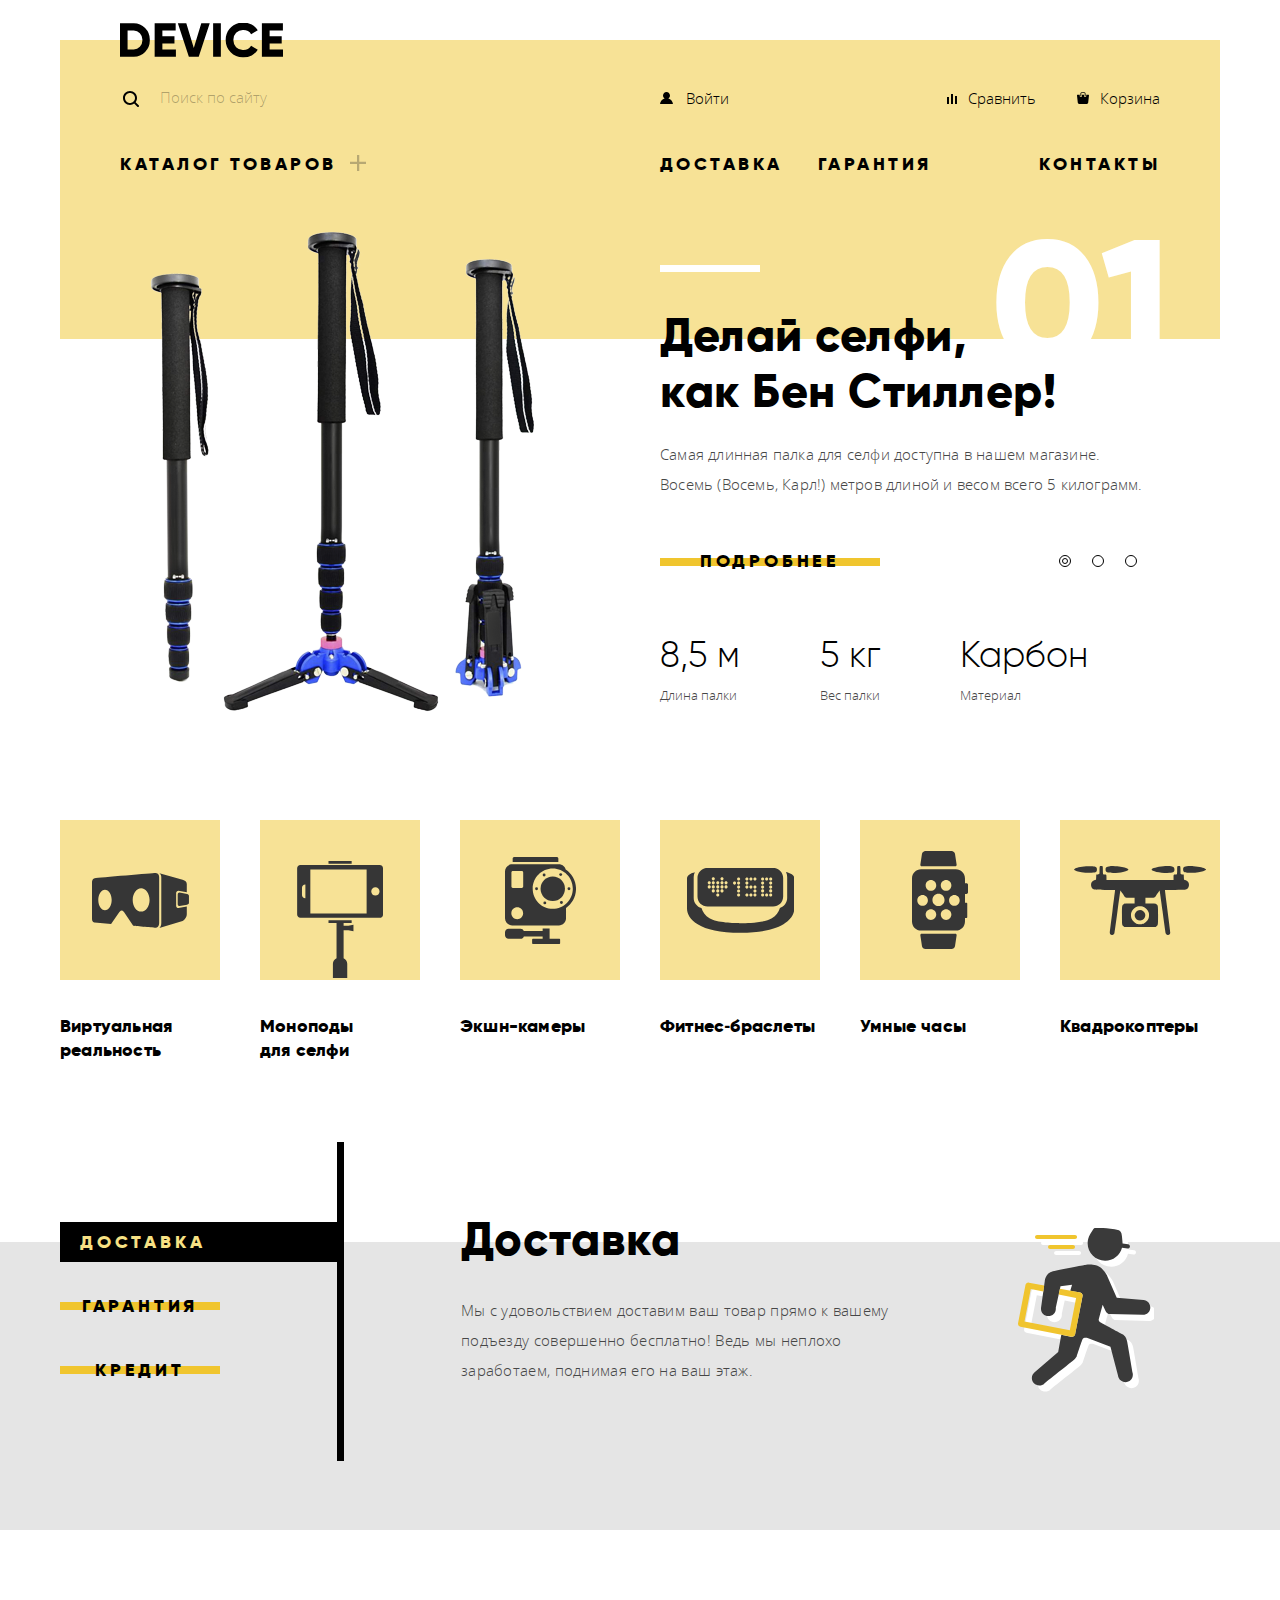
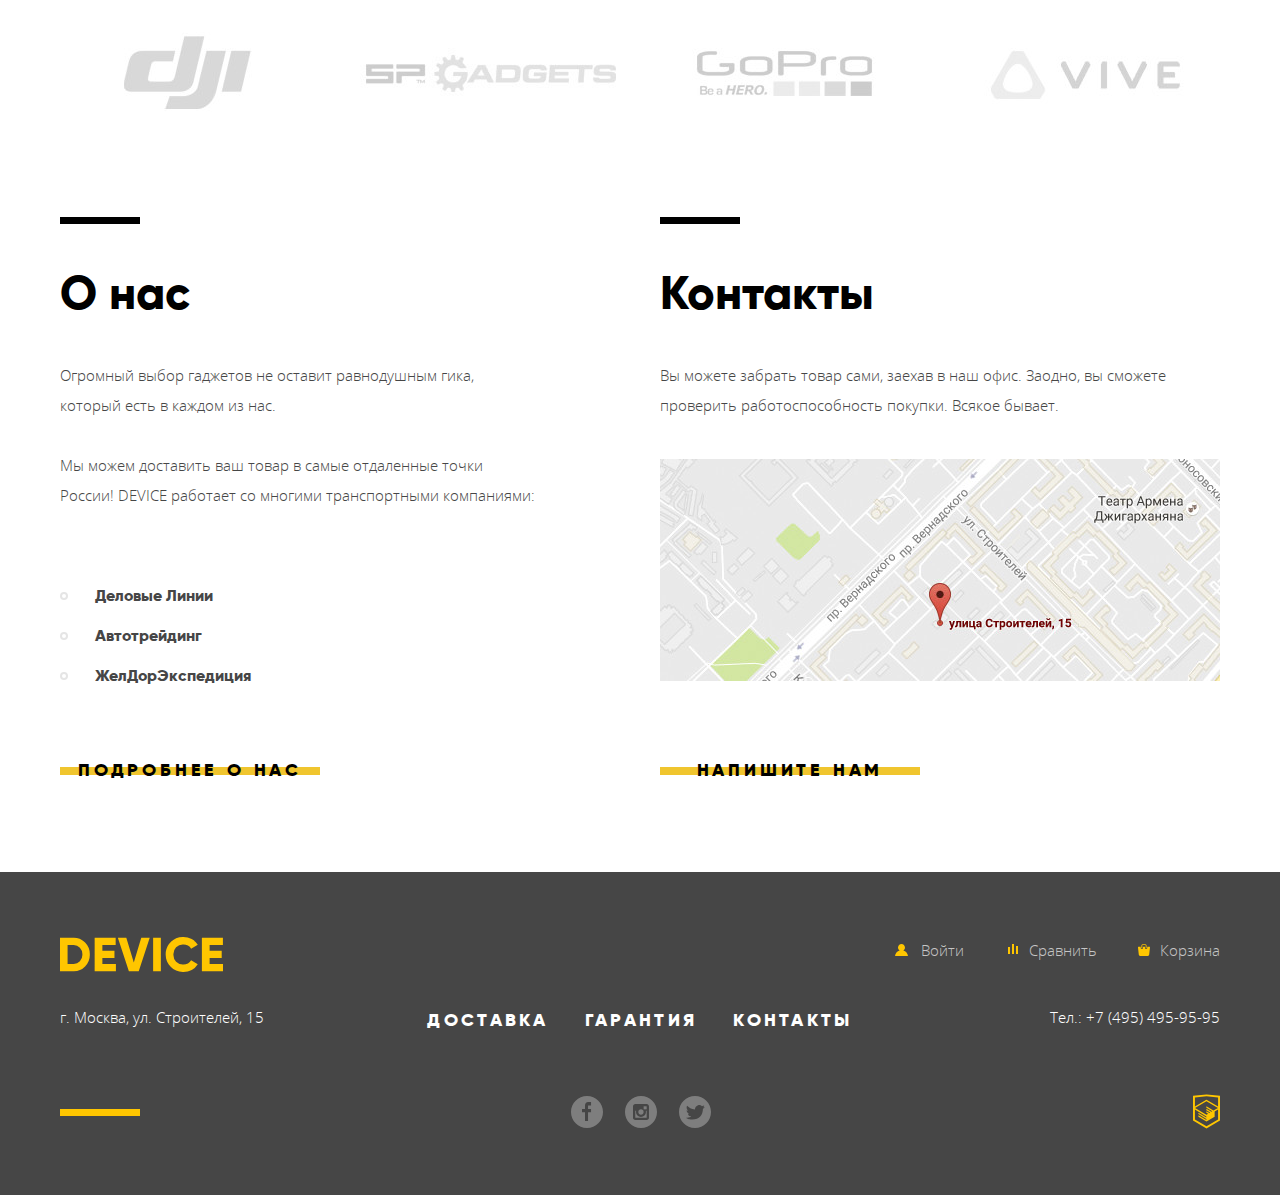
<file: index.html>
<!DOCTYPE html>
<html lang="ru">
<head>
  <meta charset="utf-8">
  <title>Девайс</title>
  <link rel="stylesheet" href="css/normalize.css">
  <link rel="stylesheet" href="css/min.style.css">
</head>
<body>

<header class="main-header">
  <nav class="navigation">
    <a class="navigation__logo">
      <img src="img/logo-device.svg" width="163" height="35" alt="Логотип магазина Девайс">
    </a>
    <div class="navigation__top">
      <form action="https://echo.htmlacademy.ru" method="get" class="search">
        <input type="search" name="search-field" id="search" placeholder="Поиск по сайту" required>
        <label class="visually-hidden" for="search">Поиск</label>
        <button class="search__btn" type="submit">Найти</button>
      </form>
      <ul class="user-navigation">
        <li class="user-navigation__item user-navigation__item--login">
          <a class="user-navigation__link user-navigation__link--login" href="#">Войти
            <svg version="1.1" xmlns="http://www.w3.org/2000/svg" xmlns:xlink="http://www.w3.org/1999/xlink" x="0px" y="0px"
                 width="13px" height="12px" viewBox="0 0 13 12" enable-background="new 0 0 13 12" xml:space="preserve">
            <path d="M0.032,12h12.937c-0.163-2.643-2.074-4.837-4.671-5.543C9.306,5.846,9.985,4.75,9.985,3.485
	            C9.985,1.561,8.425,0,6.5,0S3.015,1.561,3.015,3.485c0,1.264,0.68,2.361,1.688,2.972C2.106,7.163,0.194,9.357,0.032,12z"/>
          </svg>
          </a>
        </li>
        <li class="user-navigation__item user-navigation__item--compare">
          <a class="user-navigation__link user-navigation__link--compare" href="#">Сравнить
            <svg version="1.1" xmlns="http://www.w3.org/2000/svg" xmlns:xlink="http://www.w3.org/1999/xlink" x="0px" y="0px"
                 width="10px" height="10px" viewBox="0 0 10 10" enable-background="new 0 0 10 10" xml:space="preserve">
              <rect x="8" y="2" width="1.984" height="8"/>
              <rect y="3" width="1.984" height="7"/>
              <rect x="4" width="2" height="10"/>
            </svg>
          </a>
        </li>
        <li class="user-navigation__item user-navigation__item--basket">
          <a class="user-navigation__link user-navigation__link--basket" href="#">Корзина
            <svg version="1.1" xmlns="http://www.w3.org/2000/svg" xmlns:xlink="http://www.w3.org/1999/xlink" x="0px" y="0px"
                 width="12px" height="12px" viewBox="0 0 12 12" enable-background="new 0 0 12 12" xml:space="preserve">
              <g>
                <path d="M11.864,3.017c-0.082-0.098-0.203-0.154-0.327-0.154H9.225V4.09c0,0.563-0.484,1.022-1.08,1.022
		              c-0.594,0-1.078-0.458-1.078-1.022V2.863H4.909V4.09c0,0.563-0.485,1.022-1.08,1.022c-0.595,0-1.078-0.458-1.078-1.022V2.863H0.438
		              c-0.125,0-0.243,0.056-0.327,0.154C0.028,3.115-0.012,3.245,0.003,3.375l0.776,7.134c0.015,0.806,0.642,1.455,1.411,1.455h7.595
		              c0.77,0,1.396-0.649,1.411-1.455l0.776-7.134C11.987,3.245,11.946,3.115,11.864,3.017z"/>
                <path d="M3.829,4.499c0.239,0,0.433-0.184,0.433-0.409V1.84c0-0.632,0.672-1.022,1.295-1.022h1.079
		              c0.655,0,1.078,0.401,1.078,1.022v2.25c0,0.225,0.194,0.409,0.431,0.409c0.239,0,0.433-0.184,0.433-0.409V1.84
		              C8.577,0.773,7.761,0,6.636,0H5.557C4.367,0,3.398,0.826,3.398,1.84v2.25C3.398,4.315,3.592,4.499,3.829,4.499z"/>
              </g>
            </svg>
          </a>
        </li>
      </ul>
    </div>
    <div class="navigation__bottom menu">
      <ul class="menu__list">
        <li class="menu__item">
          <a class="menu__link menu__link--catalog" href="#">Каталог товаров</a>
          <div class="submenu">
            <ul class="submenu__items">
              <li><a href="#">Виртуальная реальность</a></li>
              <li><a href="catalog.html">Моноподы для селфи</a></li>
              <li><a href="#">Экшн-камеры</a></li>
            </ul>
            <ul class="submenu__items">
              <li><a href="#">Фитнес-браслеты</a></li>
              <li><a href="#">Умные часы</a></li>
            </ul>
            <ul class="submenu__items">
              <li><a href="#">Квадрокоптеры</a></li>
            </ul>
          </div>
        </li>
        <li class="menu__item menu__item--delivery"><a class="menu__link" href="#">Доставка</a></li>
        <li class="menu__item"><a class="menu__link" href="#">Гарантия</a></li>
        <li class="menu__item menu__item--contacts"><a class="menu__link" href="#">Контакты</a></li>
      </ul>
    </div>
  </nav>
</header>

<main>
  <section class="slider js-slider" id="slider">
    <h2 class="visually-hidden">Слайдер товаров магазина Девайс</h2>
    <ol class="slider__list">
      <li class="slider__item slider__item--current product-1" id="product-1">
        <div class="slider__image">
          <img src="img/slider-1.png" width="384" height="486" alt="Селфи палка">
        </div>
        <div class="slider__wrapper">
          <h3 class="slider__header">Делай селфи,<br> как Бен Стиллер!</h3>
          <p class="slider__specification">Самая длинная палка для селфи доступна в&nbsp;нашем магазине. Восемь
            (Восемь, Карл!) метров длиной и&nbsp;весом всего 5&nbsp;килограмм.</p>
          <a class="slider__btn btn" href="#">Подробнее</a>
          <ul class="characteristics">
            <li class="characteristics__item">
              <dl>
                <dt>8,5 м</dt>
                <dd>Длина палки</dd>
              </dl>
            </li>
            <li class="characteristics__item">
              <dl>
                <dt>5 кг</dt>
                <dd>Вес палки</dd>
              </dl>
            </li>
            <li class="characteristics__item">
              <dl>
                <dt>Карбон</dt>
                <dd>Материал</dd>
              </dl>
            </li>
          </ul>
        </div>
      </li>
      <li class="slider__item product-2" id="product-2">
        <div class="slider__image">
          <img src="img/slider-2.png" width="345" height="485" alt="Селфи палка">
        </div>
        <div class="slider__wrapper">
          <h3 class="slider__header">Худеем<br> правильно!</h3>
          <p class="slider__specification">Мотивирующие фитнес-браслеты помогут найти в&nbsp;себе силы не&nbsp;пропускать
            занятия и&nbsp;соблюдать диету.</p>
          <a class="slider__btn btn" href="#">Подробнее</a>
          <ul class="characteristics">
            <li class="characteristics__item">
              <dl>
                <dt>48 часов</dt>
                <dd>Без подзарядки</dd>
              </dl>
            </li>
          </ul>
        </div>
      </li>
      <li class="slider__item product-3" id="product-3">
        <div class="slider__image">
          <img src="img/slider-3.png" width="526" height="334" alt="Селфи палка">
        </div>
        <div class="slider__wrapper">
          <h3 class="slider__header">Порхает как бабочка, жалит как пчела!</h3>
          <p class="slider__specification">Этот обычный, на&nbsp;первый взгляд, квадрокоптер оснащен мощным&nbsp;лазером, замаскированным под стандартную камеру.</p>
          <a class="slider__btn btn" href="#">Подробнее</a>
          <ul class="characteristics">
            <li class="characteristics__item">
              <dl>
                <dt>800 м</dt>
                <dd>Дальность полета</dd>
              </dl>
            </li>
            <li class="characteristics__item">
              <dl>
                <dt>50 м</dt>
                <dd>Радиус поражения</dd>
              </dl>
            </li>
          </ul>
        </div>
      </li>
    </ol>
    <ul class="slider__controls">
      <li>
        <button type="button" class="slider__btn slider__btn--active" data-slider="product-1"></button>
      </li>
      <li>
        <button type="button" class="slider__btn" data-slider="product-2"></button>
      </li>
      <li>
        <button type="button" class="slider__btn" data-slider="product-3"></button>
      </li>
    </ul>
  </section>
  <section class="popular">
    <h2 class="visually-hidden">Популярные товары</h2>
    <ul class="popular__list">
      <li class="popular__item">
        <a class="popular__link" href="#">
          <h3>Виртуальная реальность</h3>
          <div class="popular__img">
            <img src="img/popular-virt.svg" width="97" height="55" alt="Виртуальная реальность">
          </div>
        </a>
      </li>
      <li class="popular__item">
        <a class="popular__link" href="catalog.html">
          <h3>Моноподы для&nbsp;селфи</h3>
            <div class="popular__img popular__img--monopods">
          <img src="img/popular-selfi.svg" width="86" height="117" alt="Моноподы для селфи">
          </div>
        </a>
      </li>
      <li class="popular__item">
        <a class="popular__link" href="#">
          <h3>Экшн-камеры</h3>
            <div class="popular__img">
          <img src="img/popular-camera.svg" width="71" height="87" alt="Экшн-камеры">
          </div>
        </a>
      </li>
      <li class="popular__item">
        <a class="popular__link" href="#">
          <h3>Фитнес&#8209;браслеты</h3>
            <div class="popular__img">
          <img src="img/popular-fitnes.svg" width="107" height="65" alt="Фитнес-браслеты">
          </div>
        </a>
      </li>
      <li class="popular__item">
        <a class="popular__link" href="#">
          <h3>Умные часы</h3>
          <div class="popular__img">
            <img src="img/popular-smart.svg" width="56" height="98" alt="Умные часы">
          </div>
        </a>
      </li>
      <li class="popular__item">
        <a class="popular__link" href="#">
          <h3>Квадрокоптеры</h3>
          <div class="popular__img">
            <img src="img/poppular-quadro.svg" width="132" height="69" alt="Квадрокоптеры">
          </div>
        </a>
      </li>
    </ul>
  </section>
  <section class="services js-slider" id="services">
    <h2 class="visually-hidden">Сервисное обслуживание</h2>
    <div class="services__wrapper">
      <ul class="services__controls">
        <li>
          <button class="services__btn btn services__btn--active" type="button" data-slider="delivery">Доставка</button>
        </li>
        <li>
          <button class="services__btn btn" type="button" data-slider="warranty">Гарантия</button>
        </li>
        <li>
          <button class="services__btn btn" type="button" data-slider="credit">Кредит</button>
        </li>
      </ul>
      <ul class="services__description">
        <li class="services__item delivery services__item--current" id="delivery">
          <h3>Доставка</h3>
          <p>Мы&nbsp;с&nbsp;удовольствием доставим ваш товар прямо к&nbsp;вашему подъезду совершенно бесплатно! Ведь мы&nbsp;неплохо
            заработаем, поднимая его на&nbsp;ваш этаж.</p>
        </li>
        <li class="services__item warranty" id="warranty">
          <h3>Гарантия</h3>
          <p>Если из-за возгорания купленного у&nbsp;нас товара у&nbsp;вас сгорит дом&nbsp;&mdash; не&nbsp;переживайте, мы&nbsp;выдадим
            вам новый.<br> Товар, не&nbsp;дом, конечно&nbsp;же.</p>
        </li>
        <li class="services__item credit" id="credit">
          <h3>Кредит</h3>
          <p>Залезть в&nbsp;долговую яму стало проще! Кредитные консультанты подберут для вас наиболее выгодные условия
            кредита. Выгодные для нашего банка, разумеется.</p>
        </li>
      </ul>
    </div>
  </section>
  <section class="partners">
    <h2 class="visually-hidden">Логотипы компаний, предоставляющих свой товар на продажу</h2>
    <ul class="partners__list">
      <li class="partners__item">
        <a class="partners__img partners__img--dji" href="#">
          <img src="img/logo-1.jpg" width="260" height="100" alt="Логотип компании Dji">
        </a>
      </li>
      <li class="partners__item">
        <a class="partners__img partners__img--gadgets" href="#">
          <img src="img/logo-2.jpg" width="260" height="100" alt="Логотип компании SP Gadgets">
        </a>
      </li>
      <li class="partners__item">
        <a class="partners__img partners__img--go-pro" href="#">
          <img src="img/logo-3.jpg" width="260" height="100" alt="Логотип компании GoPro">
        </a>
      </li>
      <li class="partners__item">
        <a class="partners__img partners__img--vive" href="#">
          <img src="img/logo-4.jpg" width="260" height="100" alt="Логотип компании Vive">
        </a>
      </li>
    </ul>
  </section>
  <section class="info">
    <h2 class="visually-hidden">Информация об интернет-магазине Девайс</h2>
    <div class="info__column delivery">
      <h3>О нас</h3>
      <p>Огромный выбор гаджетов не&nbsp;оставит равнодушным гика, который есть в&nbsp;каждом из&nbsp;нас.</p>
      <p>Мы&nbsp;можем доставить ваш товар в&nbsp;самые отдаленные точки России! DEVICE работает со&nbsp;многими
        транспортными компаниями:</p>
      <ul class="delivery__list">
        <li>Деловые Линии</li>
        <li>Автотрейдинг</li>
        <li>ЖелДорЭкспедиция</li>
      </ul>
      <a class="info__btn btn" href="#">Подробнее о&nbsp;нас</a>
    </div>
    <div class="info__column contacts">
      <h3>Контакты</h3>
      <p>Вы&nbsp;можете забрать товар сами, заехав в&nbsp;наш офис. Заодно, вы&nbsp;сможете проверить работоспособность
        покупки. Всякое бывает.</p>
      <a class="contacts__map js-open" data-name="map"
        href="https://www.google.ru/maps/place/%D1%83%D0%BB.+%D0%A1%D1%82%D1%80%D0%BE%D0%B8%D1%82%D0%B5%D0%BB%D0%B5%D0%B9,+15,+%D0%9C%D0%BE%D1%81%D0%BA%D0%B2%D0%B0,+119311/@55.687034,37.5274293,17z/data=!3m1!4b1!4m5!3m4!1s0x46b54cf65f5c8955:0x694710ccd55501e!8m2!3d55.687031!4d37.529618?hl=ru">
        <img src="img/map.jpg" width="560" height="222" alt="Офис компании: г. Москва, улица Строителей, 15">
      </a>
      <a class="info__btn btn js-open" data-name="feedback" href="#">Напишите нам</a>
    </div>
  </section>
</main>

<footer class="main-footer">
  <div class="main-footer__wrapper">
    <div class="main-footer__top navigation">
      <a class="navigation__logo">
        <svg xmlns="http://www.w3.org/2000/svg" width="163" height="35" viewBox="0 0 163 35">
          <defs>
            <style>
              .cls-1{fill-rule:evenodd}
            </style>
          </defs>
          <path id="_-e-logo" d="M-.151.702v33.6h13.532a15.72 15.72 0 0 0 11.72-4.824 16.458 16.458 0 0 0 4.712-11.976 16.458 16.458 0 0 0-4.712-11.976A15.723 15.723 0 0 0 13.381.702H-.151zM7.582 26.91V8.091h5.8a8.646 8.646 0 0 1 6.5 2.568 9.407 9.407 0 0 1 2.489 6.84 9.406 9.406 0 0 1-2.489 6.84 8.642 8.642 0 0 1-6.5 2.568h-5.8zm34.8-5.952h12.082v-7.3H42.378V8.091h13.291V.702H34.645v33.6H55.91V26.91H42.378v-5.952zm36.343 13.344L89.744.702h-8.458l-7.491 24.72L66.304.702h-8.457l11.019 33.6h9.859zm14.4 0h7.733V.702h-7.733v33.6zm38.615-1.416a15.506 15.506 0 0 0 6.041-5.688l-6.67-3.84a7.482 7.482 0 0 1-3.165 3.024 9.87 9.87 0 0 1-4.664 1.1 9.595 9.595 0 0 1-7.177-2.736 9.909 9.909 0 0 1-2.682-7.248 9.909 9.909 0 0 1 2.682-7.248 9.595 9.595 0 0 1 7.177-2.736 9.897 9.897 0 0 1 4.639 1.08 7.592 7.592 0 0 1 3.19 3.048l6.67-3.84a15.873 15.873 0 0 0-6.09-5.688 17.42 17.42 0 0 0-8.409-2.088c-9.779-.272-17.797 7.691-17.591 17.472-.208 9.781 7.809 17.747 17.588 17.476a17.52 17.52 0 0 0 8.458-2.088zm17.881-11.928h12.082v-7.3h-12.085V8.091h13.29V.702h-21.023v33.6h21.265V26.91h-13.532v-5.952z" class="cls-1" data-name="-e-logo"/>
        </svg>
      </a>
      <ul class="user-navigation user-navigation--footer">
        <li class="user-navigation__item user-navigation__item--login">
          <a class="user-navigation__link" href="#">Войти
            <svg version="1.1" xmlns="http://www.w3.org/2000/svg" xmlns:xlink="http://www.w3.org/1999/xlink" x="0px" y="0px"
               width="13px" height="12px" viewBox="0 0 13 12" enable-background="new 0 0 13 12" xml:space="preserve">
              <path d="M0.032,12h12.937c-0.163-2.643-2.074-4.837-4.671-5.543C9.306,5.846,9.985,4.75,9.985,3.485
	              C9.985,1.561,8.425,0,6.5,0S3.015,1.561,3.015,3.485c0,1.264,0.68,2.361,1.688,2.972C2.106,7.163,0.194,9.357,0.032,12z"/>
            </svg>
          </a>
        </li>
        <li class="user-navigation__item user-navigation__item--compare">
          <a class="user-navigation__link user-navigation__link--compare" href="#">Сравнить
            <svg version="1.1" xmlns="http://www.w3.org/2000/svg" xmlns:xlink="http://www.w3.org/1999/xlink" x="0px" y="0px"
               width="10px" height="10px" viewBox="0 0 10 10" enable-background="new 0 0 10 10" xml:space="preserve">
              <rect x="8" y="2" width="1.984" height="8"/>
              <rect y="3" width="1.984" height="7"/>
              <rect x="4" width="2" height="10"/>
            </svg>
          </a>
        </li>
        <li class="user-navigation__item">
          <a class="user-navigation__link user-navigation__link--basket" href="#">Корзина
            <svg version="1.1" xmlns="http://www.w3.org/2000/svg" xmlns:xlink="http://www.w3.org/1999/xlink" x="0px" y="0px"
               width="12px" height="12px" viewBox="0 0 12 12" enable-background="new 0 0 12 12" xml:space="preserve">
              <g>
                <path d="M11.864,3.017c-0.082-0.098-0.203-0.154-0.327-0.154H9.225V4.09c0,0.563-0.484,1.022-1.08,1.022
		              c-0.594,0-1.078-0.458-1.078-1.022V2.863H4.909V4.09c0,0.563-0.485,1.022-1.08,1.022c-0.595,0-1.078-0.458-1.078-1.022V2.863H0.438
		              c-0.125,0-0.243,0.056-0.327,0.154C0.028,3.115-0.012,3.245,0.003,3.375l0.776,7.134c0.015,0.806,0.642,1.455,1.411,1.455h7.595
		              c0.77,0,1.396-0.649,1.411-1.455l0.776-7.134C11.987,3.245,11.946,3.115,11.864,3.017z"/>
                <path d="M3.829,4.499c0.239,0,0.433-0.184,0.433-0.409V1.84c0-0.632,0.672-1.022,1.295-1.022h1.079
		              c0.655,0,1.078,0.401,1.078,1.022v2.25c0,0.225,0.194,0.409,0.431,0.409c0.239,0,0.433-0.184,0.433-0.409V1.84
		              C8.577,0.773,7.761,0,6.636,0H5.557C4.367,0,3.398,0.826,3.398,1.84v2.25C3.398,4.315,3.592,4.499,3.829,4.499z"/>
              </g>
            </svg>
          </a>
        </li>
      </ul>
    </div>
    <div class="main-footer__middle">
      <address class="main-footer__address">г. Москва, ул. Строителей, 15</address>
      <ul class="menu-footer">
        <li class="menu-footer__item">
          <a href="#">Доставка</a>
        </li>
        <li class="menu-footer__item">
          <a href="#">Гарантия</a>
        </li>
        <li class="menu-footer__item">
          <a href="#">Контакты</a>
        </li>
      </ul>
      <address class="main-footer__phone">Тел.: <a href="tel:84954959595">+7 (495) 495-95-95</a></address>
    </div>
    <div class="main-footer__bottom">
      <section class="footer-social">
        <h2 class="visually-hidden">Группы в соц.сетях</h2>
        <ul class="footer-social__list">
          <li>
            <a class="footer-social__btn" href="#">
              <span class="visually-hidden">Группа в Фейсбуке</span>
              <svg version="1.1" xmlns="http://www.w3.org/2000/svg" xmlns:xlink="http://www.w3.org/1999/xlink" x="0px" y="0px"
                   width="32px" height="32px" viewBox="0 0 32 32" enable-background="new 0 0 32 32" xml:space="preserve">
                <path fill="#FFFFFF" d="M16,0C7.164,0,0,7.163,0,16s7.164,16,16,16c8.837,0,16-7.164,16-16S24.837,0,16,0z M20.062,9.455h-3.021
	                v3.444h3.021v3.445h-3.021v8.61h-3.021v-8.61H11v-3.445h3.021V9.455c0-1.902,1.353-3.445,3.021-3.445h3.021V9.455z"/>
              </svg>
            </a>
          </li>
          <li>
            <a class="footer-social__btn" href="#">
              <span class="visually-hidden">Группа в Инстаграмме</span>
              <svg version="1.1" xmlns="http://www.w3.org/2000/svg" xmlns:xlink="http://www.w3.org/1999/xlink" x="0px" y="0px"
                   width="32px" height="32px" viewBox="0 0 32 32" enable-background="new 0 0 32 32" xml:space="preserve">
                <g>
	                <path fill="#FFFFFF" d="M20.916,16c0,2.728-2.211,4.938-4.938,4.938S11.039,18.728,11.039,16c0-0.394,0.051-0.773,0.138-1.14
		                h-0.897v6.838h11.396V14.86h-0.897C20.865,15.227,20.916,15.606,20.916,16z"/>
                  <path fill="#FFFFFF" d="M15.978,18.659c1.466,0,2.659-1.193,2.659-2.659s-1.193-2.659-2.659-2.659
		                c-1.466,0-2.659,1.193-2.659,2.659S14.511,18.659,15.978,18.659z"/>
                  <rect x="18.637" y="10.302" fill="#FFFFFF" width="3.039" height="3.039"/>
                  <path fill="#FFFFFF" d="M16,0C7.164,0,0,7.164,0,16c0,8.837,7.164,16,16,16c8.837,0,16-7.163,16-16C32,7.164,24.837,0,16,0z
		                M23.955,21.698c0,1.254-1.025,2.279-2.279,2.279H10.279C9.026,23.978,8,22.952,8,21.698V10.302c0-1.253,1.026-2.279,2.279-2.279
		                h11.396c1.254,0,2.279,1.026,2.279,2.279V21.698z"/>
                </g>
              </svg>
            </a>
          </li>
          <li>
            <a class="footer-social__btn" href="#">
              <span class="visually-hidden">Группа в Твиттере</span>
              <svg version="1.1" xmlns="http://www.w3.org/2000/svg" xmlns:xlink="http://www.w3.org/1999/xlink" x="0px" y="0px" width="32px"
                   height="32px" viewBox="0 0 32 32" enable-background="new 0 0 32 32" xml:space="preserve">
                <g>
	                <path fill="#FFFFFF" d="M16,0C7.164,0,0,7.164,0,16c0,8.837,7.164,16,16,16c8.837,0,16-7.163,16-16C32,7.164,24.837,0,16,0z
		                M23.944,12.809c-0.251,6.516-3.463,10.832-10.992,10.702c-0.14,0-0.205,0-0.233,0c-0.015,0-0.021,0-0.021,0
		                c-0.029,0-0.094,0-0.232,0c-0.447,0-4.543-0.443-5.344-1.823c2.479,0.19,4.247-0.406,5.12-1.136
		                c-1.048-0.289-2.923-0.461-3.251-2.848c0.384,0.104,0.618,0.221,1.299,0.113c-1.307-0.824-2.758-1.519-2.679-3.643
		                c0.311,0.317,1.164,0.518,1.46,0.457c-0.768-0.233-2.149-3.244-0.974-4.781c1.984,1.79,4.075,3.482,7.804,3.643
		                c0.227-2.214,1.24-3.699,3.168-4.325c1.84-0.479,3.255,0.26,3.901,1.138c0.737-0.224,1.453-0.466,2.193-0.685
		                c-0.004,0.833-0.569,1.463-0.935,1.709c0.747,0.165,1.423-0.475,1.423-0.475C25.467,11.818,24.557,12.58,23.944,12.809z"/>
                </g>
              </svg>
            </a>
          </li>
        </ul>
      </section>
      <section class="footer-copyright">
        <h2 class="visually-hidden">Авторские права разработчика сайта</h2>
        <a class="footer-copyright__html-academy-logo" href="https://htmlacademy.ru/intensive/htmlcss">
          <img src="img/logo-html.svg" width="27" height="35" alt="Логотип HTML Academy">
        </a>
      </section>
    </div>
  </div>
</footer>

<div class="modal-wrapper hidden js-map">
  <div class="modal modal--map">
    <iframe
      src="https://www.google.com/maps/embed?pb=!1m18!1m12!1m3!1d2249.112374947369!2d37.52742931609938!3d55.68703400452978!2m3!1f0!2f0!3f0!3m2!1i1024!2i768!4f13.1!3m3!1m2!1s0x46b54cf65f5c8955%3A0x694710ccd55501e!2z0YPQuy4g0KHRgtGA0L7QuNGC0LXQu9C10LksIDE1LCDQnNC-0YHQutCy0LAsIDExOTMxMQ!5e0!3m2!1sru!2sru!4v1560307203908!5m2!1sru!2sru"
      allowfullscreen></iframe>
    <button class="modal__btn js-remove" type="button">Закрыть всплывающее окно</button>
  </div>
</div>

<div class="modal-wrapper hidden js-feedback">
  <section class="modal modal--feedback">
    <h2 class="visually-hidden">Всплывающее окно обратной связи</h2>
    <form action="https://echo.htmlacademy.ru" method="post" class="feedback-form">
      <div class="feedback-form__wrapper">
        <p>
          <label for="full-name">Ваше имя:</label>
          <input type="text" name="full-name-field" id="full-name" placeholder="Имя Фамилия" required>
        </p>
        <p>
          <label for="email">Ваш e-mail:</label>
          <input type="email" name="email-field" id="email" placeholder="email@example.com" required>
        </p>
      </div>
      <p class="feedback-form__text">
        <label for="text">Текст письма:</label>
        <textarea name="text-field" id="text" placeholder="В свободной форме" required></textarea>
      </p>
      <button class="feedback-form__btn btn" type="submit">Отправить</button>
    </form>
    <button type="button" class="modal__btn js-remove">Закрыть всплывающее окно</button>
  </section>
</div>

<script src="js/min.script.js"></script>

</body>
</html>
</file>
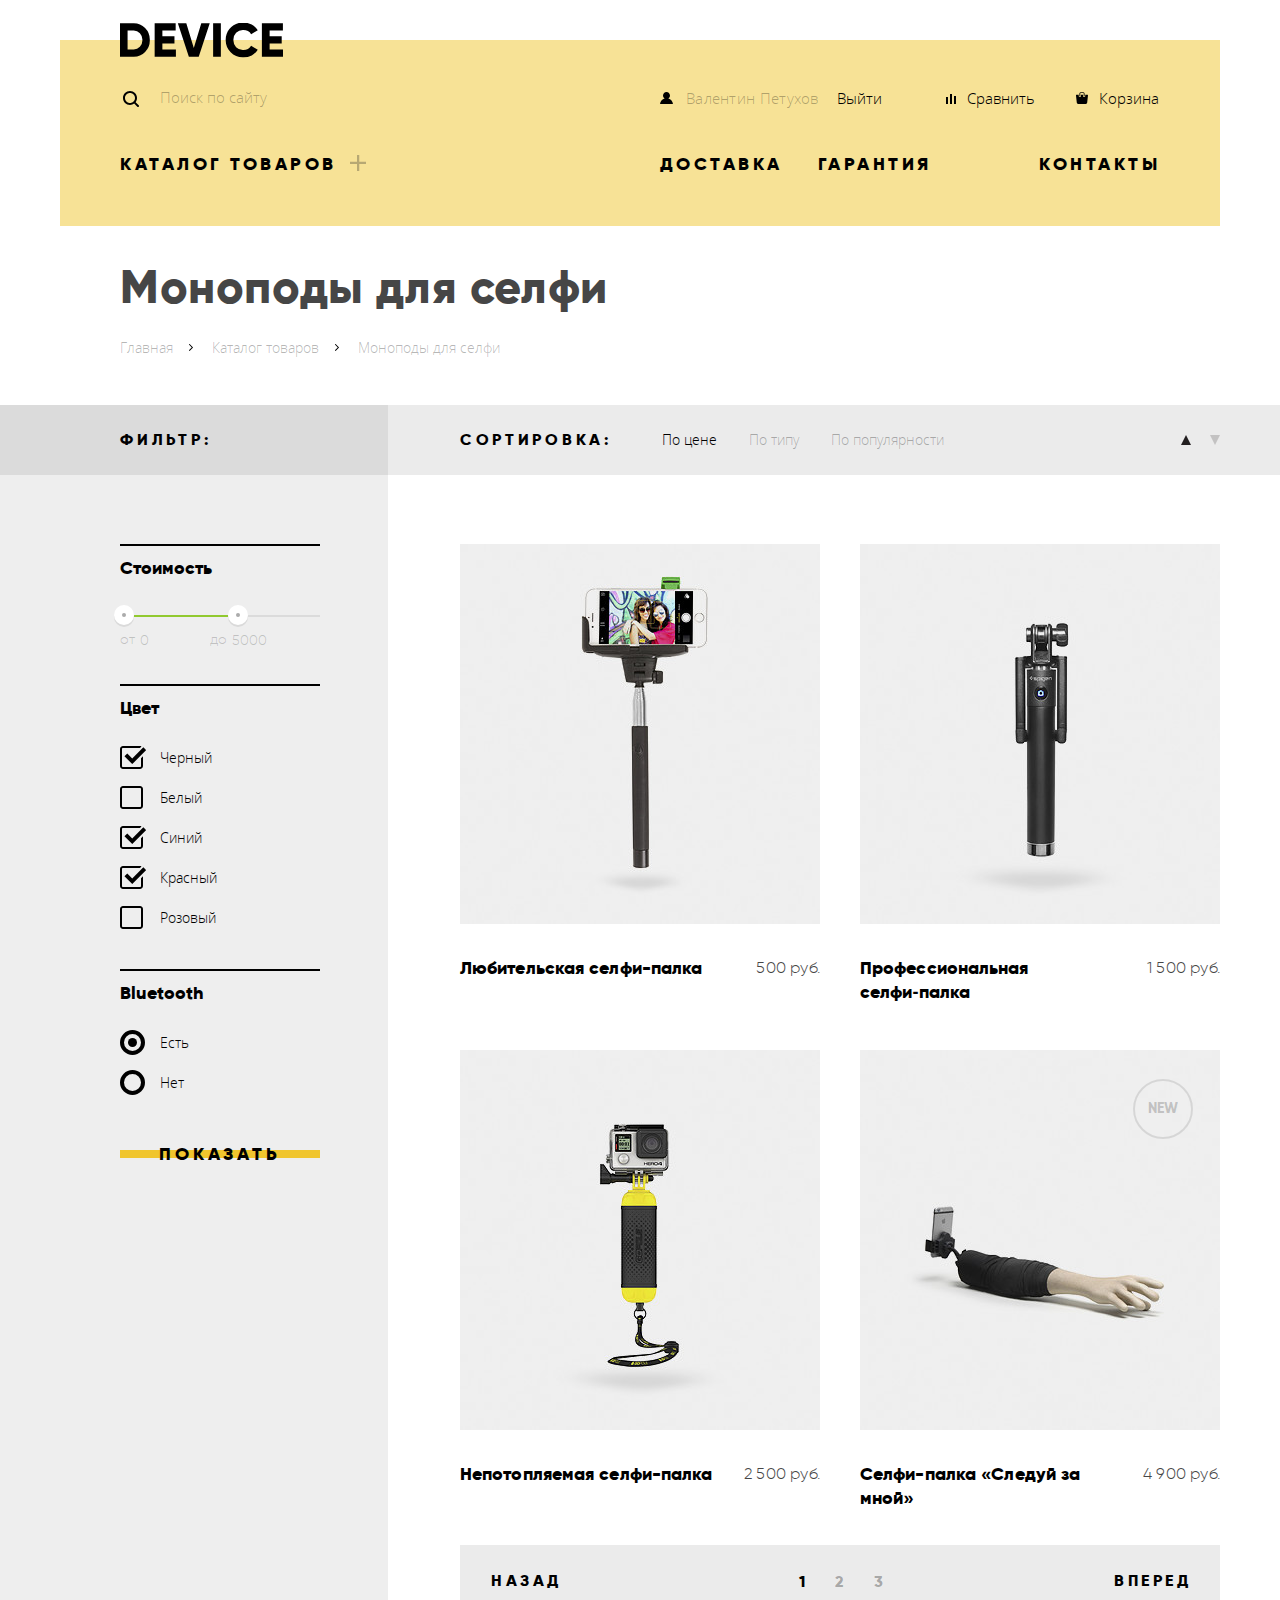
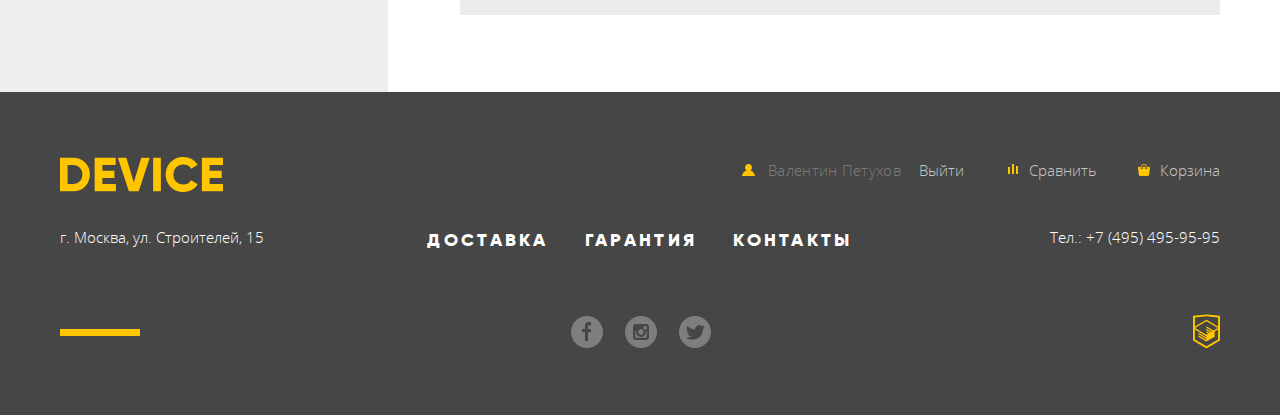
<file: catalog.html>
<!DOCTYPE html>
<html lang="ru">
<head>
  <meta charset="UTF-8">
  <title>Каталог</title>
  <link rel="stylesheet" href="css/normalize.css">
  <link rel="stylesheet" href="css/min.style.css">
</head>
<body>

<header class="main-header catalog-header">
  <nav class="navigation">
    <a class="navigation__logo" href="index.html">
      <img src="img/logo-device.svg" width="163" height="35" alt="Логотип магазина Девайс">
    </a>
    <div class="navigation__top">
      <form action="https://echo.htmlacademy.ru" method="get" class="search">
        <input type="search" name="search-field" id="search" placeholder="Поиск по сайту" required>
        <label class="visually-hidden" for="search">Поиск</label>
        <button class="search__btn" type="submit">Найти</button>
      </form>
      <ul class="user-navigation user-navigation--active">
        <li class="user-navigation__item user-navigation__item--login">
          <a class="user-navigation__link user-navigation__link--login" href="#">Валентин Петухов
            <svg version="1.1" xmlns="http://www.w3.org/2000/svg" xmlns:xlink="http://www.w3.org/1999/xlink" x="0px"
                 y="0px"
                 width="13px" height="12px" viewBox="0 0 13 12" enable-background="new 0 0 13 12" xml:space="preserve">
            <path d="M0.032,12h12.937c-0.163-2.643-2.074-4.837-4.671-5.543C9.306,5.846,9.985,4.75,9.985,3.485
	            C9.985,1.561,8.425,0,6.5,0S3.015,1.561,3.015,3.485c0,1.264,0.68,2.361,1.688,2.972C2.106,7.163,0.194,9.357,0.032,12z"/>
          </svg>
          </a>
          <a class="user-navigation__link user-navigation__link--logout" href="#">Выйти</a>
        </li>
        <li class="user-navigation__item user-navigation__item--compare">
          <a class="user-navigation__link user-navigation__link--compare" href="#">Сравнить
            <svg version="1.1" xmlns="http://www.w3.org/2000/svg" xmlns:xlink="http://www.w3.org/1999/xlink" x="0px"
                 y="0px"
                 width="10px" height="10px" viewBox="0 0 10 10" enable-background="new 0 0 10 10" xml:space="preserve">
            <rect x="8" y="2" width="1.984" height="8"/>
              <rect y="3" width="1.984" height="7"/>
              <rect x="4" width="2" height="10"/>
          </svg>
          </a>
        </li>
        <li class="user-navigation__item user-navigation__item--basket">
          <a class="user-navigation__link user-navigation__link--basket" href="#">Корзина
            <svg version="1.1" xmlns="http://www.w3.org/2000/svg" xmlns:xlink="http://www.w3.org/1999/xlink" x="0px"
                 y="0px"
                 width="12px" height="12px" viewBox="0 0 12 12" enable-background="new 0 0 12 12" xml:space="preserve">
            <g>
              <path d="M11.864,3.017c-0.082-0.098-0.203-0.154-0.327-0.154H9.225V4.09c0,0.563-0.484,1.022-1.08,1.022
		            c-0.594,0-1.078-0.458-1.078-1.022V2.863H4.909V4.09c0,0.563-0.485,1.022-1.08,1.022c-0.595,0-1.078-0.458-1.078-1.022V2.863H0.438
		            c-0.125,0-0.243,0.056-0.327,0.154C0.028,3.115-0.012,3.245,0.003,3.375l0.776,7.134c0.015,0.806,0.642,1.455,1.411,1.455h7.595
		            c0.77,0,1.396-0.649,1.411-1.455l0.776-7.134C11.987,3.245,11.946,3.115,11.864,3.017z"/>
              <path d="M3.829,4.499c0.239,0,0.433-0.184,0.433-0.409V1.84c0-0.632,0.672-1.022,1.295-1.022h1.079
		            c0.655,0,1.078,0.401,1.078,1.022v2.25c0,0.225,0.194,0.409,0.431,0.409c0.239,0,0.433-0.184,0.433-0.409V1.84
		            C8.577,0.773,7.761,0,6.636,0H5.557C4.367,0,3.398,0.826,3.398,1.84v2.25C3.398,4.315,3.592,4.499,3.829,4.499z"/>
            </g>
          </svg>
          </a>
        </li>
      </ul>
    </div>
    <div class="navigation__bottom menu">
      <ul class="menu__list">
        <li class="menu__item">
          <a class="menu__link menu__link--catalog" href="#">Каталог товаров</a>
          <div class="submenu">
            <ul class="submenu__items">
              <li><a href="#">Виртуальная реальность</a></li>
              <li><a href="catalog.html">Моноподы для селфи</a></li>
              <li><a href="#">Экшн-камеры</a></li>
            </ul>
            <ul class="submenu__items">
              <li><a href="#">Фитнес-браслеты</a></li>
              <li><a href="#">Умные часы</a></li>
            </ul>
            <ul class="submenu__items">
              <li><a href="#">Квадрокоптеры</a></li>
            </ul>
          </div>
        </li>
        <li class="menu__item menu__item--delivery"><a class="menu__link" href="#">Доставка</a></li>
        <li class="menu__item"><a class="menu__link" href="#">Гарантия</a></li>
        <li class="menu__item menu__item--contacts"><a class="menu__link" href="#">Контакты</a></li>
      </ul>
    </div>
  </nav>
</header>

<main>
  <h1>Моноподы для селфи</h1>
  <ul class="breadcrumbs">
    <li class="breadcrumbs__item"><a href="index.html">Главная</a></li>
    <li class="breadcrumbs__item"><a href="#">Каталог товаров</a></li>
    <li class="breadcrumbs__item"><a>Моноподы для селфи</a></li>
  </ul>
  <div class="catalog-wrapper">
    <div class="catalog-wrapper__top">
      <div class="catalog-container">
        <h2 class="filters-legend">Фильтр:</h2>
        <section class="sort">
          <div class="sort__wrapper">
            <h2 class="sort__legend">Сортировка:</h2>
            <ul class="sort__list">
              <li><a class="sort__active" href="#">По цене</a></li>
              <li><a href="#">По типу</a></li>
              <li><a href="#">По популярности</a></li>
            </ul>
            <ul class="sort-controls">
              <li class="sort-controls__item">
                <button type="button" class="sort-controls__btn sort-controls__btn--top sort__active">Сортировка по
                  возрастанию
                </button>
              </li>
              <li class="sort-controls__item">
                <button type="button" class="sort-controls__btn sort-controls__btn--bottom">Сортировка по убыванию</button>
              </li>
            </ul>
          </div>
        </section>
      </div>
    </div>
    <div class="catalog-wrapper__bottom catalog-container">
      <div class="catalog-container__left">
        <section class="filters">
          <h2 class="visually-hidden">Фильтр выбора товаров</h2>
          <form action="https://echo.htmlacademy.ru" method="post">
            <section class="catalog-filter catalog-filter--price">
              <h2 class="catalog-filter__legend">Стоимость</h2>
              <div class="range">
                <div class="range__line">Утолщенная линия между правым и левым ползунками</div>
                <button type="button" class="range__btn range__btn--left">Левый ползунок</button>
                <button type="button" class="range__btn range__btn--right">Правый ползунок</button>
              </div>
              <div class="price">
                <p class="price__min">от
                  <label class="visually-hidden" for="price-min">Начальная цена</label>
                  <input type="text" name="price-min-field" id="price-min" value="0">
                </p>
                <p class="price__max">до
                  <label class="visually-hidden" for="price-max">Конечная цена</label>
                  <input type="text" name="price-max-field" id="price-max" value="5000">
                </p>
              </div>
            </section>
            <section class="catalog-filter">
              <h2 class="catalog-filter__legend">Цвет</h2>
              <ul class="catalog-filter__list checkbox-filter">
                <li class="catalog-filter__item">
                  <input class="checkbox-filter__input visually-hidden" type="checkbox" name="color-black"
                         id="color-black-field" checked>
                  <label class="checkbox-filter__label" for="color-black-field">Черный</label>
                </li>
                <li class="catalog-filter__item">
                  <input class="checkbox-filter__input visually-hidden" type="checkbox" name="color-white"
                         id="color-white-field">
                  <label class="checkbox-filter__label" for="color-white-field">Белый</label>
                </li>
                <li class="catalog-filter__item">
                  <input class="checkbox-filter__input visually-hidden" type="checkbox" name="color-blue"
                         id="color-blue-field" checked>
                  <label class="checkbox-filter__label" for="color-blue-field">Синий</label>
                </li>
                <li class="catalog-filter__item">
                  <input class="checkbox-filter__input visually-hidden" type="checkbox" name="color-red"
                         id="color-red-field" checked>
                  <label class="checkbox-filter__label" for="color-red-field">Красный</label>
                </li>
                <li class="catalog-filter__item">
                  <input class="checkbox-filter__input visually-hidden" type="checkbox" name="color-pink"
                         id="color-pink-field">
                  <label class="checkbox-filter__label" for="color-pink-field">Розовый</label>
                </li>
              </ul>
            </section>
            <section class="catalog-filter">
              <h2 class="catalog-filter__legend">Bluetooth</h2>
              <ul class="catalog-filter__list radio-filter">
                <li class="catalog-filter__item">
                  <input class="radio-filter__input visually-hidden" type="radio" name="bluetooth-field"
                         id="bluetooth-available" value="yes" checked>
                  <label class="radio-filter__label" for="bluetooth-available">Есть</label>
                </li>
                <li class="catalog-filter__item">
                  <input class="radio-filter__input visually-hidden" type="radio" name="bluetooth-field"
                         id="bluetooth-not-available" value="no">
                  <label class="radio-filter__label" for="bluetooth-not-available">Нет</label>
                </li>
              </ul>
            </section>
            <button class="filters__btn btn" type="submit">Показать</button>
          </form>
        </section>
      </div>
      <div class="catalog-container__right">
        <section class="catalog">
          <h2 class="visually-hidden">Каталог товаров</h2>
          <ul class="catalog__list">
            <li class="catalog__item catalog-card">
              <div class="catalog-card__top" tabindex="0">
                <img class="catalog-card__image" src="img/item-1.jpg" width="360" height="380"
                     alt="Любительская селфи-палка">
                <div class="catalog-card__wrapper">
                  <a class="catalog-card__btn-basket btn" href="#">В&nbsp;корзину</a>
                  <a class="catalog-card__btn-compare" href="#">Добавить к&nbsp;сравнению</a>
                </div>
              </div>
              <div class="catalog-card__bottom">
                <h3 class="catalog-card__header">
                  <a href="#">Любительская селфи-палка</a>
                </h3>
                <p class="catalog-card__price">500 руб.</p>
              </div>
            </li>
            <li class="catalog__item catalog-card">
              <div class="catalog-card__top" tabindex="0">
                <img class="catalog-card__image" src="img/item-2.jpg" width="360" height="380"
                     alt="Профессиональная селфи-палка">
                <div class="catalog-card__wrapper">
                  <a class="catalog-card__btn-basket btn" href="#">В&nbsp;корзину</a>
                  <a class="catalog-card__btn-compare" href="#">Добавить к&nbsp;сравнению</a>
                </div>
              </div>
              <div class="catalog-card__bottom">
                <h3 class="catalog-card__header">
                  <a href="#">Профессиональная селфи&#8209;палка</a>
                </h3>
                <p class="catalog-card__price">1&nbsp;500 руб.</p>
              </div>
            </li>
            <li class="catalog__item catalog-card">
              <div class="catalog-card__top" tabindex="0">
                <img class="catalog-card__image" src="img/item-3.jpg" width="360" height="380"
                     alt="Непотопляемая селфи-палка">
                <div class="catalog-card__wrapper">
                  <a class="catalog-card__btn-basket btn" href="#">В&nbsp;корзину</a>
                  <a class="catalog-card__btn-compare" href="#">Добавить к&nbsp;сравнению</a>
                </div>
              </div>
              <div class="catalog-card__bottom">
                <h3 class="catalog-card__header">
                  <a href="#">Непотопляемая селфи-палка</a>
                </h3>
                <p class="catalog-card__price">2&nbsp;500 руб.</p>
              </div>
            </li>
            <li class="catalog__item catalog-card">
              <div class="catalog-card__top" tabindex="0">
                <img class="catalog-card__image" src="img/item-4.jpg" width="360" height="380"
                     alt="Селфи-палка «Следуй за мной»">
                <div class="catalog-card__wrapper">
                  <a class="catalog-card__btn-basket btn" href="#">В&nbsp;корзину</a>
                  <a class="catalog-card__btn-compare" href="#">Добавить к&nbsp;сравнению</a>
                </div>
              </div>
              <div class="catalog-card__bottom">
                <h3 class="catalog-card__header">
                  <a href="#">Селфи-палка &laquo;Следуй за мной&raquo;</a>
                </h3>
                <p class="catalog-card__price">4&nbsp;900 руб.</p>
              </div>
              <p class="catalog-card__label">Новый товар</p>
            </li>
          </ul>
        </section>
        <div class="pagination">
          <a class="pagination__back" href="#">Назад</a>
          <ul class="pagination__list">
            <li class="pagination__item"><a>1</a></li>
            <li class="pagination__item"><a href="#">2</a></li>
            <li class="pagination__item"><a href="#">3</a></li>
          </ul>
          <a class="pagination__forward" href="#">Вперед</a>
        </div>

      </div>
    </div>
  </div>
</main>

<footer class="main-footer catalog-footer">
  <div class="main-footer__wrapper">
    <div class="main-footer__top navigation">
      <a class="navigation__logo" href="index.html">
        <svg xmlns="http://www.w3.org/2000/svg" width="163" height="35" viewBox="0 0 163 35">
          <defs>
            <style>
              .cls-1 {
                fill-rule: evenodd
              }
            </style>
          </defs>
          <path id="_-e-logo"
                d="M-.151.702v33.6h13.532a15.72 15.72 0 0 0 11.72-4.824 16.458 16.458 0 0 0 4.712-11.976 16.458 16.458 0 0 0-4.712-11.976A15.723 15.723 0 0 0 13.381.702H-.151zM7.582 26.91V8.091h5.8a8.646 8.646 0 0 1 6.5 2.568 9.407 9.407 0 0 1 2.489 6.84 9.406 9.406 0 0 1-2.489 6.84 8.642 8.642 0 0 1-6.5 2.568h-5.8zm34.8-5.952h12.082v-7.3H42.378V8.091h13.291V.702H34.645v33.6H55.91V26.91H42.378v-5.952zm36.343 13.344L89.744.702h-8.458l-7.491 24.72L66.304.702h-8.457l11.019 33.6h9.859zm14.4 0h7.733V.702h-7.733v33.6zm38.615-1.416a15.506 15.506 0 0 0 6.041-5.688l-6.67-3.84a7.482 7.482 0 0 1-3.165 3.024 9.87 9.87 0 0 1-4.664 1.1 9.595 9.595 0 0 1-7.177-2.736 9.909 9.909 0 0 1-2.682-7.248 9.909 9.909 0 0 1 2.682-7.248 9.595 9.595 0 0 1 7.177-2.736 9.897 9.897 0 0 1 4.639 1.08 7.592 7.592 0 0 1 3.19 3.048l6.67-3.84a15.873 15.873 0 0 0-6.09-5.688 17.42 17.42 0 0 0-8.409-2.088c-9.779-.272-17.797 7.691-17.591 17.472-.208 9.781 7.809 17.747 17.588 17.476a17.52 17.52 0 0 0 8.458-2.088zm17.881-11.928h12.082v-7.3h-12.085V8.091h13.29V.702h-21.023v33.6h21.265V26.91h-13.532v-5.952z"
                class="cls-1" data-name="-e-logo"/>
        </svg>
      </a>
      <ul class="user-navigation user-navigation--footer user-navigation--active">
        <li class="user-navigation__item user-navigation__item--login">
          <a class="user-navigation__link user-navigation__link--login" href="#">Валентин Петухов
            <svg version="1.1" xmlns="http://www.w3.org/2000/svg" xmlns:xlink="http://www.w3.org/1999/xlink" x="0px"
                 y="0px"
                 width="13px" height="12px" viewBox="0 0 13 12" enable-background="new 0 0 13 12" xml:space="preserve">
            <path d="M0.032,12h12.937c-0.163-2.643-2.074-4.837-4.671-5.543C9.306,5.846,9.985,4.75,9.985,3.485
	            C9.985,1.561,8.425,0,6.5,0S3.015,1.561,3.015,3.485c0,1.264,0.68,2.361,1.688,2.972C2.106,7.163,0.194,9.357,0.032,12z"/>
          </svg>
          </a>
          <a class="user-navigation__link user-navigation__link--logout" href="#">Выйти</a>
        </li>
        <li class="user-navigation__item user-navigation__item--compare">
          <a class="user-navigation__link user-navigation__link--compare" href="#">Сравнить
            <svg version="1.1" xmlns="http://www.w3.org/2000/svg" xmlns:xlink="http://www.w3.org/1999/xlink" x="0px"
                 y="0px"
                 width="10px" height="10px" viewBox="0 0 10 10" enable-background="new 0 0 10 10" xml:space="preserve">
              <rect x="8" y="2" width="1.984" height="8"/>
              <rect y="3" width="1.984" height="7"/>
              <rect x="4" width="2" height="10"/>
            </svg>
          </a>
        </li>
        <li class="user-navigation__item">
          <a class="user-navigation__link user-navigation__link--basket" href="#">Корзина
            <svg version="1.1" xmlns="http://www.w3.org/2000/svg" xmlns:xlink="http://www.w3.org/1999/xlink" x="0px"
                 y="0px"
                 width="12px" height="12px" viewBox="0 0 12 12" enable-background="new 0 0 12 12" xml:space="preserve">
              <g>
                <path d="M11.864,3.017c-0.082-0.098-0.203-0.154-0.327-0.154H9.225V4.09c0,0.563-0.484,1.022-1.08,1.022
		              c-0.594,0-1.078-0.458-1.078-1.022V2.863H4.909V4.09c0,0.563-0.485,1.022-1.08,1.022c-0.595,0-1.078-0.458-1.078-1.022V2.863H0.438
		              c-0.125,0-0.243,0.056-0.327,0.154C0.028,3.115-0.012,3.245,0.003,3.375l0.776,7.134c0.015,0.806,0.642,1.455,1.411,1.455h7.595
		              c0.77,0,1.396-0.649,1.411-1.455l0.776-7.134C11.987,3.245,11.946,3.115,11.864,3.017z"/>
                <path d="M3.829,4.499c0.239,0,0.433-0.184,0.433-0.409V1.84c0-0.632,0.672-1.022,1.295-1.022h1.079
		              c0.655,0,1.078,0.401,1.078,1.022v2.25c0,0.225,0.194,0.409,0.431,0.409c0.239,0,0.433-0.184,0.433-0.409V1.84
		              C8.577,0.773,7.761,0,6.636,0H5.557C4.367,0,3.398,0.826,3.398,1.84v2.25C3.398,4.315,3.592,4.499,3.829,4.499z"/>
              </g>
            </svg>
          </a>
        </li>
      </ul>
    </div>
    <div class="main-footer__middle">
      <address class="main-footer__address">г. Москва, ул. Строителей, 15</address>
      <ul class="menu-footer">
        <li class="menu-footer__item">
          <a href="#">Доставка</a>
        </li>
        <li class="menu-footer__item">
          <a href="#">Гарантия</a>
        </li>
        <li class="menu-footer__item">
          <a href="#">Контакты</a>
        </li>
      </ul>
      <address class="main-footer__phone">Тел.: <a href="tel:84954959595">+7 (495) 495-95-95</a></address>
    </div>
    <div class="main-footer__bottom">
      <section class="footer-social">
        <h2 class="visually-hidden">Группы в соц.сетях</h2>
        <ul class="footer-social__list">
          <li>
            <a class="footer-social__btn" href="#">
              <span class="visually-hidden">Группа в Фейсбуке</span>
              <svg version="1.1" xmlns="http://www.w3.org/2000/svg" xmlns:xlink="http://www.w3.org/1999/xlink" x="0px"
                   y="0px"
                   width="32px" height="32px" viewBox="0 0 32 32" enable-background="new 0 0 32 32"
                   xml:space="preserve">
                <path fill="#FFFFFF" d="M16,0C7.164,0,0,7.163,0,16s7.164,16,16,16c8.837,0,16-7.164,16-16S24.837,0,16,0z M20.062,9.455h-3.021
	                v3.444h3.021v3.445h-3.021v8.61h-3.021v-8.61H11v-3.445h3.021V9.455c0-1.902,1.353-3.445,3.021-3.445h3.021V9.455z"/>
              </svg>
            </a>
          </li>
          <li>
            <a class="footer-social__btn" href="#">
              <span class="visually-hidden">Группа в Инстаграмме</span>
              <svg version="1.1" xmlns="http://www.w3.org/2000/svg" xmlns:xlink="http://www.w3.org/1999/xlink" x="0px"
                   y="0px"
                   width="32px" height="32px" viewBox="0 0 32 32" enable-background="new 0 0 32 32"
                   xml:space="preserve">
                <g>
	                <path fill="#FFFFFF" d="M20.916,16c0,2.728-2.211,4.938-4.938,4.938S11.039,18.728,11.039,16c0-0.394,0.051-0.773,0.138-1.14
		                h-0.897v6.838h11.396V14.86h-0.897C20.865,15.227,20.916,15.606,20.916,16z"/>
                  <path fill="#FFFFFF" d="M15.978,18.659c1.466,0,2.659-1.193,2.659-2.659s-1.193-2.659-2.659-2.659
		                c-1.466,0-2.659,1.193-2.659,2.659S14.511,18.659,15.978,18.659z"/>
                  <rect x="18.637" y="10.302" fill="#FFFFFF" width="3.039" height="3.039"/>
                  <path fill="#FFFFFF" d="M16,0C7.164,0,0,7.164,0,16c0,8.837,7.164,16,16,16c8.837,0,16-7.163,16-16C32,7.164,24.837,0,16,0z
		                M23.955,21.698c0,1.254-1.025,2.279-2.279,2.279H10.279C9.026,23.978,8,22.952,8,21.698V10.302c0-1.253,1.026-2.279,2.279-2.279
		                h11.396c1.254,0,2.279,1.026,2.279,2.279V21.698z"/>
                </g>
              </svg>
            </a>
          </li>
          <li>
            <a class="footer-social__btn" href="#">
              <span class="visually-hidden">Группа в Твиттере</span>
              <svg version="1.1" xmlns="http://www.w3.org/2000/svg" xmlns:xlink="http://www.w3.org/1999/xlink" x="0px"
                   y="0px" width="32px"
                   height="32px" viewBox="0 0 32 32" enable-background="new 0 0 32 32" xml:space="preserve">
                <g>
	                <path fill="#FFFFFF" d="M16,0C7.164,0,0,7.164,0,16c0,8.837,7.164,16,16,16c8.837,0,16-7.163,16-16C32,7.164,24.837,0,16,0z
		                M23.944,12.809c-0.251,6.516-3.463,10.832-10.992,10.702c-0.14,0-0.205,0-0.233,0c-0.015,0-0.021,0-0.021,0
		                c-0.029,0-0.094,0-0.232,0c-0.447,0-4.543-0.443-5.344-1.823c2.479,0.19,4.247-0.406,5.12-1.136
		                c-1.048-0.289-2.923-0.461-3.251-2.848c0.384,0.104,0.618,0.221,1.299,0.113c-1.307-0.824-2.758-1.519-2.679-3.643
		                c0.311,0.317,1.164,0.518,1.46,0.457c-0.768-0.233-2.149-3.244-0.974-4.781c1.984,1.79,4.075,3.482,7.804,3.643
		                c0.227-2.214,1.24-3.699,3.168-4.325c1.84-0.479,3.255,0.26,3.901,1.138c0.737-0.224,1.453-0.466,2.193-0.685
		                c-0.004,0.833-0.569,1.463-0.935,1.709c0.747,0.165,1.423-0.475,1.423-0.475C25.467,11.818,24.557,12.58,23.944,12.809z"/>
                </g>
              </svg>
            </a>
          </li>
        </ul>
      </section>
      <section class="footer-copyright">
        <h2 class="visually-hidden">Авторские права разработчика сайта</h2>
        <a class="footer-copyright__html-academy-logo" href="https://htmlacademy.ru/intensive/htmlcss">
          <img src="img/logo-html.svg" width="27" height="35" alt="Логотип HTML Academy">
        </a>
      </section>
    </div>
  </div>
</footer>

</body>
</html>
</file>
<file: css/min.style.css>
@font-face {font-family: 'Open Sans';font-style: normal;font-weight: 400;src: url('../fonts/opensans.woff2')format('woff2'),url('../fonts/opensans.woff')format('woff');}@font-face {font-family: 'Open Sans';font-style: normal;font-weight: 300;src: url('../fonts/opensanslight.woff2')format('woff2'),url('../fonts/opensanslight.woff')format('woff');}@font-face {font-family: 'Gilroy';font-style: normal;font-weight: 800;src: url('../fonts/gilroyextrabold.woff2')format('woff2'),url('../fonts/gilroyextrabold.woff')format('woff');}@font-face {font-family: 'Gilroy';font-style: normal;font-weight: 300;src: url('../fonts/gilroylight.woff2')format('woff2'),url('../fonts/gilroylight.woff')format('woff');}.visually-hidden {clip: rect(0 0 0 0);position: absolute;border: 0;height: 1px;margin: -1px;padding: 0;width: 1px;overflow: hidden;}body {min-width: 1200px;background-color: #ffffff;color: #464646;font-family: 'Open Sans', 'Verdana', sans-serif;font-size: 15px;font-weight: 300;line-height: 30px;}.btn {display: block;position: relative;z-index: 1;text-align: center;border: 0;-webkit-box-sizing: border-box;box-sizing: border-box;height: 40px;padding: 7px 10px;background-color: transparent;color: #000000;font-family: 'Gilroy', 'Verdana', sans-serif;font-size: 18px;font-weight: 800;letter-spacing: 3.8px;line-height: 24px;text-decoration: none;text-transform: uppercase;}.btn:hover,.btn:focus {background-color: #f0c52e;-webkit-transition: background-color 0.3s;-o-transition: background-color 0.3s;transition: background-color 0.3s;}.btn:active {color: rgba(0, 0, 0, 0.3);}.btn::before {content: '';position: absolute;left: 0;bottom: 50%;z-index: -1;height: 4px;width: 100%;background-color: #f0c52e;}.btn::after {content: '';position: absolute;left: 0;top: 50%;z-index: -1;height: 4px;width: 100%;background-color: #f0c52e;}/* -------------- HEADER ---------------- */.main-header {color: #000000;}.main-header a {display: block;text-decoration: none;color: #000000;}.main-header a:focus,.main-header button {-webkit-box-shadow: 0 0 0 3px rgba(240, 197, 46, 0.5);box-shadow: 0 0 0 3px rgba(240, 197, 46, 0.5);outline: none;}.main-header .navigation {display: -webkit-box;display: -ms-flexbox;display: flex;-webkit-box-orient: vertical;-webkit-box-direction: normal;-ms-flex-direction: column;flex-direction: column;position: relative;-webkit-box-sizing: border-box;box-sizing: border-box;margin: 40px auto 0;padding: 31px 60px 34px;width: 1160px;background-color: #f7e296;}.catalog-header .navigation {margin-bottom: 37px;padding-bottom: 50px;}.main-header .navigation__logo {position: absolute;top: 0;transform: translateY(-50%);}.navigation__logo {display: block;height: 35px;width: 163px;}.navigation__logo:hover,.navigation__logo:focus {opacity: 0.6;}.navigation__logo:active {opacity: 0.3;}.navigation__top {display: -webkit-box;display: -ms-flexbox;display: flex;-webkit-box-pack: start;-ms-flex-pack: start;justify-content: flex-start;margin-bottom: 13px;}.search {display: -webkit-box;display: -ms-flexbox;display: flex;-webkit-box-align: start;-ms-flex-align: start;align-items: flex-start;position: relative;width: 440px;}.search input {height: 53px;padding-left: 40px;width: 100%;background: url('../img/search.svg') no-repeat 3px 20px;border: 0;border-bottom: 2px solid transparent;font: inherit;}.search input::placeholder {color: rgba(0, 0, 0, 0.3);}.search input::-ms-input-placeholder {color: rgba(0, 0, 0, 0.3);}.search input:-ms-input-placeholder {color: rgba(0, 0, 0, 0.3);}.search:hover input::placeholder {color: rgba(0, 0, 0, 0.6);}.search:hover input::-ms-input-placeholder {color: rgba(0, 0, 0, 0.6);}.search:hover input:-ms-input-placeholder {color: rgba(0, 0, 0, 0.6);}.search__btn {margin-left: auto;padding: 16px 20px;background-color: transparent;border: 2px solid #000000;opacity: 0;pointer-events: none;}.search input:focus {border-bottom: 2px solid #000000;outline: none;}.search input:focus ~ .search__btn {pointer-events: auto;-webkit-box-shadow: none;box-shadow: none;opacity: 1;}.search:focus-within .search__btn {pointer-events: auto;opacity: 1;}.search__btn:hover,.search__btn:focus {background-color: #000000;color: #ffffff;}.search__btn:active {background-color: #000000;color: rgba(255, 255, 255, 0.3);}.user-navigation,.menu__list,.submenu__items {margin: 0;padding: 0;list-style-type: none;}.user-navigation {display: -webkit-box;display: -ms-flexbox;display: flex;-webkit-box-pack: start;-ms-flex-pack: start;justify-content: flex-start;-ms-flex-wrap: wrap;flex-wrap: wrap;margin-left: auto;width: 500px;}.main-header .user-navigation {margin-top: 12px;}.main-header .user-navigation__item {margin-right: 41px;}.user-navigation__item:first-child {margin-left: 0;margin-right: 218px;}.user-navigation__item:nth-child(3) {margin-right: 0;}.user-navigation--active .user-navigation__item:first-child {margin-right: 64px;}.user-navigation__item--login .user-navigation__link {padding-left: 26px;}.user-navigation--active .user-navigation__link--login {color: rgba(0, 0, 0, 0.3);letter-spacing: 0.3px;}.user-navigation--active .user-navigation__item:first-child {margin-right: 64px;}.user-navigation__link.user-navigation__link--logout {padding-left: 18px;}.user-navigation__item--compare .user-navigation__link {padding-left: 21px;}.user-navigation__item--basket .user-navigation__link {padding-left: 23px;}.user-navigation__link {display: block;position: relative;}.user-navigation__item--login {display: -webkit-box;display: -ms-flexbox;display: flex;-webkit-box-pack: start;-ms-flex-pack: start;justify-content: flex-start;-webkit-box-align: start;-ms-flex-align: start;align-items: flex-start;}.user-navigation svg {position: absolute;left: 0;top: 9px;}.user-navigation__link--compare svg {top: 11px;}.user-navigation__link:hover,.user-navigation__link:focus{color: rgba(0, 0, 0, 0.6);}.user-navigation__link:hover svg,.user-navigation__link:focus svg {opacity: 0.6;}.user-navigation__link:active {color: rgba(0, 0, 0, 0.3);}.user-navigation__link:active svg {opacity: 0.3;}.menu__list {display: -webkit-box;display: -ms-flexbox;display: flex;-ms-flex-wrap: wrap;flex-wrap: wrap;position: relative;-webkit-box-pack: start;-ms-flex-pack: start;justify-content: flex-start;}.menu__item {margin-right: 35px;}.menu__link {position: relative;z-index: 3;margin-top: 15px;}.menu__item:first-child {margin-right: 291px;}.menu__item:nth-child(4) {margin-left: auto;margin-right: 0;}.submenu {display: -webkit-box;display: -ms-flexbox;display: flex;position: absolute;left: -60px;z-index: 2;-webkit-box-sizing: border-box;box-sizing: border-box;padding: 25px 60px 31px 60px;width: 1160px;pointer-events: none;background-color: #f7e296;opacity: 0;}.submenu a {display: block;line-height: 36px;}.submenu a:hover,.submenu a:focus {opacity: 0.6;}.submenu a:active {opacity: 0.3;}.menu__item:hover .submenu,.menu__link:hover + .submenu,.menu__link:focus + .submenu {pointer-events: auto;opacity: 1;}.menu__item:focus-within .submenu {pointer-events: auto;opacity: 1;}.submenu__items {margin-right: 55px;}.menu__link {position: relative;font-family: 'Gilroy', 'Verdana', sans-serif;font-size: 18px;font-weight: 800;letter-spacing: 3.5px;line-height: 24px;text-transform: uppercase;}.menu__link--catalog {position: relative;padding-right: 32px;}.menu__link--catalog::after {content: '';position: absolute;right: 3px;top: 3px;height: 16px;width: 16px;background: url('../img/plus.png');opacity: 0.3;}.menu__link:hover,.menu__link:focus {color: rgba(0, 0, 0, 0.6);}.menu__link:active {color: rgba(0, 0, 0, 0.3);}/* ----------- MAIN -------------- *//* ----------- INDEX ---------------*/.slider {position: relative;margin: 0 auto 95px;padding: 0 20px;width: 1160px;}.slider::before {content: '';position: absolute;left: 20px;top: 0;height: 129px;width: 1160px;background-color: #f7e296;}.slider a:focus,.slider button:focus {-webkit-box-shadow: 0 0 0 3px rgba(240, 197, 46, 0.5);box-shadow: 0 0 0 3px rgba(240, 197, 46, 0.5);outline: none;}.slider__list {position: relative;margin: 0;min-height: 515px;padding: 0;counter-reset: li;list-style-type: none;}.slider__item {display: -webkit-box;display: -ms-flexbox;display: flex;position: absolute;left: 0;top: 0;counter-increment: li;opacity: 0;}.slider__item--current {position: relative;z-index: 1;opacity: 1;}.slider__image {width: 600px;}.slider__image img {display: block;}.product-1 img {padding: 18px 0 0 90px;}.product-2 img {padding: 30px 0 0 116px;}.product-3 img {padding: 83px 0 0 31px;}.slider__wrapper {position: relative;padding-bottom: 20px;width: 560px;}.slider__wrapper::before {content: '';position: absolute;left: 0;top: 55px;height: 7px;width: 100px;background-color: #fff;}.slider__wrapper::after {content: '0' counter(li);position: absolute;right: 48px;top: 4px;color: #ffffff;font-family: 'Gilroy', 'Verdana', sans-serif;font-size: 179px;font-weight: 800;line-height: 179px;}.slider__header {position: relative;z-index: 1;margin: 97px 0 20px 0;color: #000000;font-family: 'Gilroy', 'Verdana', sans-serif;font-size: 47px;font-weight: 800;letter-spacing: 0.5px;line-height: 56px;}.slider__specification {margin: 0 0 10px;width: 488px;letter-spacing: 0.2px;}.slider__specification:last-of-type {margin: 0 0 43px;}.characteristics {display: -webkit-box;display: -ms-flexbox;display: flex;-ms-flex-wrap: wrap;flex-wrap: wrap;margin: 0;padding: 0;list-style-type: none;}.slider__list .slider__btn {margin-bottom: 49px;width: 220px;}.characteristics__item {margin-right: 80px;}.product-3 .characteristics__item {margin-right: 49px;}.characteristics__item dl,.characteristics__item dd {margin: 0;}.characteristics__item dt {margin-bottom: 6px;color: #000000;font-family: 'Gilroy', 'Verdana', sans-serif;font-size: 36px;font-weight: 300;line-height: 48px;}.characteristics__item dd {font-size: 13px;line-height: 20px;}.slider__controls {display: -webkit-box;display: -ms-flexbox;display: flex;-webkit-box-pack: end;-ms-flex-pack: end;justify-content: flex-end;-ms-flex-wrap: wrap;flex-wrap: wrap;position: absolute;right: 103px;bottom: 158px;z-index: 1;margin: 0;padding: 0;width: 210px;list-style-type: none;}.slider__controls li {margin-left: 21px;margin-top: 10px;}.slider__controls li:first-child,.slider__controls li:nth-child(7n + 1) {margin-left: 0;}.slider__controls .slider__btn {display: block;position: relative;border: 1px solid #000000;border-radius: 50%;height: 12px;padding: 0;width: 12px;background-color: transparent;font-size: 0;}.slider__controls .slider__btn--active::before {content: '';position: absolute;left: 2px;top: 2px;border: 1px solid #000000;border-radius: 50%;height: 4px;width: 4px;background-color: transparent;}.popular {margin: 0 auto 65px;padding: 0 20px;width: 1160px;font-family: 'Gilroy', 'Verdana', sans-serif;}.popular a:focus {-webkit-box-shadow: 0 0 0 3px rgba(240, 197, 46, 0.5);box-shadow: 0 0 0 3px rgba(240, 197, 46, 0.5);outline: none;}.popular__list {display: -webkit-box;display: -ms-flexbox;display: flex;-ms-flex-wrap: wrap;flex-wrap: wrap;margin: 0;padding: 0;list-style-type: none;}.popular__item {margin: 0 40px 15px 0;}.popular__item:nth-child(6n) {margin-right: 0;}.popular__link {display: -webkit-box;display: -ms-flexbox;display: flex;-webkit-box-orient: vertical;-webkit-box-direction: normal;-ms-flex-direction: column;flex-direction: column;position: relative;height: 100%;width: 160px;color: #000000;text-decoration: none;}.popular__item h3 {margin: 0;font-size: 18px;font-weight: 800;letter-spacing: 0.2px;line-height: 24px;}.popular__img {display: -webkit-box;display: -ms-flexbox;display: flex;-webkit-box-align: center;-ms-flex-align: center;align-items: center;-webkit-box-pack: center;-ms-flex-pack: center;justify-content: center;-webkit-box-ordinal-group: 0;-ms-flex-order: -1;order: -1;-webkit-box-sizing: border-box;box-sizing: border-box;height: 160px;margin-bottom: 34px;width: 160px;background-color: rgba(240, 197, 46, 0.5);}.popular__link:hover .popular__img,.popular__link:focus .popular__img,.popular__link:active .popular__img {background-color: #f0c52e;}.popular__link:active img,.popular__link:active h3 {opacity: 0.3;}.popular__img img {display: block;}.popular__img--monopods {padding-top: 38px;}.services {margin-bottom: 94px;padding-bottom: 69px;background-image: -webkit-linear-gradient(top, transparent 100px, #e5e5e5 100px);background-image: -o-linear-gradient(top, transparent 100px, #e5e5e5 100px);background-image: linear-gradient(to bottom, transparent 100px, #e5e5e5 100px);}.services__wrapper {display: -webkit-box;display: -ms-flexbox;display: flex;position: relative;margin: 0 auto;padding: 0 20px;width: 1160px;}.services ul {position: relative;list-style-type: none;}.services__controls {margin: 0 124px 0 0;padding: 80px 0 47px;width: 277px;}.services__controls::after {content: '';position: absolute;right: -7px;top: 0;height: 100%;width: 7px;background-color: #000000;}.services__controls li {margin-bottom: 24px;}.services__btn {width: 160px;}.services__btn:focus {-webkit-box-shadow: 0 0 0 3px rgba(240, 197, 46, 0.5);box-shadow: 0 0 0 3px rgba(240, 197, 46, 0.5);outline: none;}.services__btn--active {text-align: left;padding: 8px 20px;width: 100%;background-color: #000000;color: #f7e184;}.services__btn--active:hover,.services__btn--active:focus,.services__btn--active:active {background-color: #000000;color: #f7e184;}.services__btn--active::before {background-color: transparent;}.services__btn--active::after {background-color: transparent;}.services__description {position: relative;margin: 0;padding: 0;width: 713px;}.services__item {position: absolute;left: 0;top: 0;width: 100%;opacity: 0;}.services__item--current {position: relative;z-index: 1;opacity: 1;}.services__description .delivery::after {content: '';position: absolute;right: 20px;top: 86px;height: 164px;width: 136px;background: url('../img/delivery.svg') no-repeat;}.services__description .warranty::after {content: '';position: absolute;right: 0;top: 62px;height: 194px;width: 171px;background: url('../img/warranty.svg') no-repeat;}.services__description .credit::after {content: '';position: absolute;right: 24px;top: 62px;height: 186px;width: 156px;background: url('../img/credit.svg') no-repeat;}.services__description h3 {margin: 0 0 32px 0;padding: 73px 0 0 0;color: #000000;font-family: 'Gilroy', 'Verdana', sans-serif;font-size: 47px;font-weight: 800;letter-spacing: 1px;line-height: 48px;}.services__description p {margin: 0 0 15px 0;width: 445px;letter-spacing: 0.3px;}.partners {margin: 0 auto 83px;padding: 0 20px;width: 1160px;}.partners__list {display: -webkit-box;display: -ms-flexbox;display: flex;-ms-flex-wrap: wrap;flex-wrap: wrap;-webkit-box-pack: start;-ms-flex-pack: start;justify-content: flex-start;margin: 0;padding: 0;list-style-type: none;}.partners__item {position: relative;margin: 0 40px 10px 0;}.partners__item:nth-child(4n) {margin-right: 0;}.partners__img {display: block;position: relative;z-index: 1;height: 100px;width: 260px;}.partners__img:hover img,.partners__img:focus img {opacity: 0;}.partners__img:focus {-webkit-box-shadow: 0 0 0 3px rgba(240, 197, 46, 0.5);box-shadow: 0 0 0 3px rgba(240, 197, 46, 0.5);outline: none;}.partners__img--dji {background: #ffffff url('../img/logo-1-hover.jpg') no-repeat;}.partners__img--gadgets {background: #ffffff url('../img/logo-2-hover.jpg') no-repeat;}.partners__img--go-pro {background: #ffffff url('../img/logo-3-hover.jpg') no-repeat;}.partners__img--vive {background: #ffffff url('../img/logo-4-hover.jpg') no-repeat;}.info {display: -webkit-box;display: -ms-flexbox;display: flex;-webkit-box-pack: justify;-ms-flex-pack: justify;justify-content: space-between;margin: 0 auto 81px;padding: 0 20px;width: 1160px;}.info a:focus {-webkit-box-shadow: 0 0 0 3px rgba(240, 197, 46, 0.5);box-shadow: 0 0 0 3px rgba(240, 197, 46, 0.5);outline: none;}.info__column {display: -webkit-box;display: -ms-flexbox;display: flex;-webkit-box-orient: vertical;-webkit-box-direction: normal;-ms-flex-direction: column;flex-direction: column;position: relative;width: 560px;}.info__column::before {content: '';position: absolute;left: 0;top: 0;height: 7px;width: 80px;background-color: #000000;}.info__column h3 {margin: 52px 0 43px 0;color: #000000;font-family: 'Gilroy', 'Verdana', sans-serif;font-size: 47px;font-weight: 800;line-height: 48px;}.info__column p {margin: 0 0 30px 0;}.info__column.delivery p {width: 475px;}.delivery__list {margin: 0;padding: 36px 0 55px;list-style-type: none;font-family: 'Gilroy', 'Verdana', sans-serif;font-size: 16px;font-weight: 800;line-height: 40px;}.delivery__list li {position: relative;padding-left: 35px;}.delivery__list li::before {content: '';position: absolute;left: 0;top: 16px;border: 2px solid #e5e5e5;border-radius: 50%;height: 4px;width: 4px;}.info__btn {margin-top: auto;width: 260px;}.contacts__map {display: block;height: 222px;margin-top: 9px;width: 560px;}/* ----------- CATALOG -------------- */h1 {-webkit-box-sizing: border-box;box-sizing: border-box;margin: 0 auto 25px;padding: 0 60px;width: 1160px;font-family: 'Gilroy', 'Verdana', sans-serif;font-size: 47px;font-weight: 800;letter-spacing: 0.6px;line-height: 48px;}.breadcrumbs {display: -webkit-box;display: -ms-flexbox;display: flex;-ms-flex-wrap: wrap;flex-wrap: wrap;-webkit-box-sizing: border-box;box-sizing: border-box;margin: 0 auto 45px;padding: 0 60px;width: 1160px;list-style-type: none;color: rgba(0, 0, 0, 0.3);}.breadcrumbs__item {margin-right: 19px;}.breadcrumbs__item a {display: block;position: relative;padding-right: 20px;color: rgba(0, 0, 0, 0.3);font-size: 14px;line-height: 24px;text-decoration: none;}.breadcrumbs__item a::after {content: '';position: absolute;right: 0;top: 8px;height: 7px;width: 4px;background: url('../img/nav-arrow.svg');}.breadcrumbs__item:last-child a::after {background: none;}.breadcrumbs__item a:focus {-webkit-box-shadow: 0 0 0 3px rgba(240, 197, 46, 0.5);box-shadow: 0 0 0 3px rgba(240, 197, 46, 0.5);outline: none;}.breadcrumbs__item a[href]:hover,.breadcrumbs__item a:focus {color: rgba(0, 0, 0, 0.6);}.breadcrumbs__item a[href]:active {color: #000000;}.catalog-wrapper {position: relative;height: 100%;width: 100%;color: #000000;}.catalog-wrapper::before {content: '';position: absolute;top: 0;left: 0;right: 0;z-index: -1;width: 100%;height: 100%;background-image: linear-gradient(to right, #eeeeee 50%, #ffffff 50%);}.catalog-wrapper__top {display: flex;background-color: rgba(0, 0, 0, 0.08);}.catalog-wrapper__top .catalog-container {display: -webkit-box;display: -ms-flexbox;display: flex;-webkit-box-align: start;-ms-flex-align: start;align-items: flex-start;-webkit-box-sizing: border-box;box-sizing: border-box;margin: 0 auto;width: 1160px;}.filters-legend {display: block;margin: 23px 0 0;padding: 0 68px 23px 60px;width: 200px;font-family: 'Gilroy', 'Verdana', sans-serif;font-size: 16px;font-weight: 800;letter-spacing: 3.8px;line-height: 24px;text-transform: uppercase;}.sort {background-color: #ffffff;}.sort a:focus,.sort button:focus {-webkit-box-shadow: 0 0 0 3px rgba(240, 197, 46, 0.5);box-shadow: 0 0 0 3px rgba(240, 197, 46, 0.5);outline: none;}.sort__wrapper {display: -webkit-box;display: -ms-flexbox;display: flex;-webkit-box-align: start;-ms-flex-align: start;align-items: flex-start;padding-left: 72px;padding-bottom: 15px;width: 760px;background-color: rgba(0, 0, 0, 0.08);}.sort__legend {margin: 23px 50px 0 0;font-family: 'Gilroy', 'Verdana', sans-serif;font-size: 16px;font-weight: 800;letter-spacing: 3.7px;line-height: 24px;text-transform: uppercase;}.sort__list {display: -webkit-box;display: -ms-flexbox;display: flex;-ms-flex-wrap: wrap;flex-wrap: wrap;margin: 0;padding: 19px 0 0;width: 455px;list-style-type: none;}.sort__list a {margin-right: 32px;color: rgba(0, 0, 0, 0.3);font-size: 14px;line-height: 18px;text-decoration: none;}.sort__list a:hover,.sort__list a:focus {color: rgba(0, 0, 0, 0.6);}.sort__list a:active {color: #000000;}.sort-controls {display: -webkit-box;display: -ms-flexbox;display: flex;margin: 15px 0 0 auto;padding: 0;list-style-type: none;font-size: 0;}.sort-controls__item:first-child {margin-right: 19px;}.sort-controls__btn {border-style: solid;height: 0;padding: 0;width: 0;background-color: transparent;opacity: 0.2;}.sort-controls__btn:hover,.sort-controls__btn:focus {opacity: 0.4;}.sort-controls__btn:active {opacity: 1;}.sort-controls__btn--top {border-width: 0 5.5px 10px 5.5px;border-color: transparent transparent #231f20 transparent;}.sort-controls__btn--bottom {border-width: 10px 5.5px 0 5.5px;border-color: #231f20 transparent transparent transparent;margin-top: 15px;}.sort .sort__active {color: #000000;opacity: 1;}.catalog-wrapper__bottom {display: -webkit-box;display: -ms-flexbox;display: flex;-webkit-box-orient: horizontal;-webkit-box-direction: normal;-ms-flex-direction: row;flex-direction: row;-webkit-box-sizing: border-box;box-sizing: border-box;margin: 0 auto;padding-left: 60px;width: 1160px;}.catalog-container__left {position: relative;padding-top: 69px;background-image: linear-gradient(to bottom, transparent 70px, #eeeeee 70px);}.catalog-container__right {padding-left: 72px;padding-top: 23px;background-color: #ffffff;}.filters {padding-right: 68px;width: 200px;}.filters button:focus {-webkit-box-shadow: 0 0 0 3px rgba(240, 197, 46, 0.5);box-shadow: 0 0 0 3px rgba(240, 197, 46, 0.5);outline: none;}.filters form {display: -webkit-box;display: -ms-flexbox;display: flex;-webkit-box-orient: vertical;-webkit-box-direction: normal;-ms-flex-direction: column;flex-direction: column;}.catalog-filter {display: -webkit-box;display: -ms-flexbox;display: flex;-webkit-box-orient: vertical;-webkit-box-direction: normal;-ms-flex-direction: column;flex-direction: column;border-top: 2px solid #000000;margin: 0 0 31px;padding: 10px 0 0 0;}.catalog-filter--price {margin-bottom: 27px;}.catalog-filter--price .catalog-filter__legend {margin-bottom: 25px;}.catalog-filter__legend {border: 0;margin: 0 0 18px;padding: 0;font-family: 'Gilroy', 'Verdana', sans-serif;font-size: 18px;font-weight: 800;line-height: 24px;}.range {position: relative;left: 4px;top: 10px;height: 2px;margin-bottom: 20px;width: 196px;background-color: #dbdbdb;font-size: 0;}.range__line {position: absolute;left: 4px;width: 56%;height: 2px;background-color: #91c92f;}.range__btn {position: absolute;top: -10px;border: 0;border-radius: 50%;height: 20px;padding: 0;width: 20px;background-color: #ffffff;-webkit-box-shadow: 0 2px 0 #dadada;box-shadow: 0 2px 0 #dadada;}.range__btn--left {left: -10px;}.range__btn--right {left: 53%;}.range__btn::before {content: '';position: absolute;left: 8px;top: 8px;border-radius: 50%;height: 4px;width: 4px;background-color: #ababab;}.range__btn:focus,.range__btn:active {transform: scale(1.1);}.price {display: -webkit-box;display: -ms-flexbox;display: flex;position: relative;margin-bottom: 30px;color: rgba(0, 0, 0, 0.2);font-family: 'Gilroy', 'Verdana', sans-serif;font-size: 14px;font-weight: 300;line-height: 24px;}.price p {display: -webkit-box;display: -ms-flexbox;display: flex;position: absolute;margin: 0;}.price__min {left: 0;}.price__max {left: 45%;}.price input {border: 0;padding-left: 5px;width: 50px;color: rgba(0, 0, 0, 0.2);background-color: transparent;font: inherit;}.price input:focus {-webkit-box-shadow: 0 0 0 3px rgba(240, 197, 46, 0.5);box-shadow: 0 0 0 3px rgba(240, 197, 46, 0.5);outline: none;}.catalog-filter__list {margin: 0;padding: 0;list-style-type: none;color: #000000;font-size: 14px;line-height: 40px;}.catalog-filter__item {position: relative;padding-left: 40px;}.checkbox-filter__label::before {content: '';position: absolute;left: 0;top: 8px;height: 23px;width: 23px;background: url('../img/checkbox-off.svg') no-repeat;}.checkbox-filter__input:checked ~ .checkbox-filter__label::before {content: '';position: absolute;left: 0;top: 8px;height: 23px;width: 26px;background: url('../img/checkbox-on.svg') no-repeat;}.radio-filter__label::before {content: '';position: absolute;left: 0;top: 7px;border: 4px solid #000000;border-radius: 50%;height: 17px;width: 17px;}.radio-filter__input:checked ~ .radio-filter__label::after {content: '';position: absolute;left: 8px;top: 15px;border-radius: 50%;height: 9px;width: 9px;background-color: #000000;}.checkbox-filter__input:focus ~ .checkbox-filter__label::before,.radio-filter__input:focus ~ .radio-filter__label::before {-webkit-box-shadow: 0 0 0 3px rgba(240, 197, 46, 0.5);box-shadow: 0 0 0 3px rgba(240, 197, 46, 0.5);outline: none;opacity: 0.6;}.checkbox-filter__label:hover::before,.radio-filter__label:hover::before,.radio-filter__label:hover::after,.radio-filter__input:focus ~ .radio-filter__label::after {opacity: 0.6;}.checkbox-filter__input:active ~ .checkbox-filter__label::before,.radio-filter__input:active ~ .radio-filter__label::before,.radio-filter__input:active ~ .radio-filter__label::after {opacity: 1;}.checkbox-filter__input:disabled ~ .checkbox-filter__label,.radio-filter__input:disabled ~ .radio-filter__label {color: #a6a6a6;}.checkbox-filter__input:disabled ~ .checkbox-filter__label::before,.radio-filter__input:disabled ~ .radio-filter__label::before,.radio-filter__input:disabled ~ .radio-filter__label::after {opacity: 0.25;}.catalog__list {display: -webkit-box;display: -ms-flexbox;display: flex;-ms-flex-wrap: wrap;flex-wrap: wrap;margin: 0;padding: 0;width: 760px;list-style-type: none;}.catalog-card {display: -webkit-box;display: -ms-flexbox;display: flex;-webkit-box-orient: vertical;-webkit-box-direction: normal;-ms-flex-direction: column;flex-direction: column;position: relative;margin: 46px 40px 0 0;width: 360px;}.catalog-card:nth-child(even) {margin-right: 0;}.catalog-card__top {position: relative;height: 380px;margin-bottom: 32px;}.catalog-card a:focus,.catalog-card__top:focus {-webkit-box-shadow: 0 0 0 3px rgba(240, 197, 46, 0.5);box-shadow: 0 0 0 3px rgba(240, 197, 46, 0.5);outline: none;}.catalog-card__header {display: block;margin: 0;width: 260px;font-family: 'Gilroy', 'Verdana', sans-serif;font-size: 18px;font-weight: 800;line-height: 24px;}.catalog-card__header a {display: block;color: #000000;letter-spacing: 0.1px;text-decoration: none;}.catalog-card__price {margin: 0;color: #464646;font-family: 'Gilroy', 'Verdana', sans-serif;font-size: 16px;font-weight: 300;letter-spacing: 0.2px;line-height: 24px;}.catalog-card__wrapper {position: absolute;left: 0;top: 0;z-index: -1;text-align: center;height: 100%;width: 100%;background-color: rgba(238, 238, 238, 0.7);}.catalog-card__btn-basket {margin: 179px auto 6px;padding-top: 8px;width: 200px;}.catalog-card__btn-compare {margin-top: 0;color: rgba(0, 0, 0, 0.5);font-size: 13px;line-height: 36px;text-decoration: none;}.catalog-card__btn-compare:hover,.catalog-card__btn-compare:focus {color: #000000;}.catalog-card__btn-compare:active {color: rgba(0, 0, 0, 0.2);}.catalog-card__top:hover .catalog-card__wrapper,.catalog-card__top:focus .catalog-card__wrapper {z-index: 1;}.catalog-card:focus-within .catalog-card__wrapper {z-index: 1;pointer-events: auto;}.catalog-card__bottom {display: -webkit-box;display: -ms-flexbox;display: flex;-webkit-box-pack: justify;-ms-flex-pack: justify;justify-content: space-between;}.catalog-card__label {position: absolute;right: 27px;top: 29px;border: 2px solid rgba(0, 0, 0, 0.1);border-radius: 50%;height: 56px;width: 56px;color: rgba(0, 0, 0, 0.2);font-size: 0;}.catalog-card__label::before {content: 'NEW';position: absolute;left: 13px;top: 16px;font-family: 'Gilroy', 'Verdana', sans-serif;font-size: 14px;font-weight: 800;line-height: 24px;}.pagination {display: -webkit-box;display: -ms-flexbox;display: flex;-webkit-box-align: start;-ms-flex-align: start;align-items: flex-start;-ms-flex-wrap: wrap;flex-wrap: wrap;-webkit-box-sizing: border-box;box-sizing: border-box;margin: 35px 0 77px;width: 760px;background-color: rgba(0, 0, 0, 0.08);color: #000000;font-family: 'Gilroy', 'Verdana', sans-serif;font-size: 16px;font-weight: 800;line-height: 24px;}.pagination a:focus {-webkit-box-shadow: 0 0 0 3px rgba(240, 197, 46, 0.5);box-shadow: 0 0 0 3px rgba(240, 197, 46, 0.5);outline: none;}.pagination__back,.pagination__forward {-webkit-box-sizing: border-box;box-sizing: border-box;height: 70px;padding: 24px 31px;letter-spacing: 3.6px;}.pagination__back {width: 126px;}.pagination__forward {width: 137px;}.pagination__back:hover,.pagination__back:focus,.pagination__forward:hover,.pagination__forward:focus {background-color: rgba(0, 0, 0, 0.08);}.pagination__back:active,.pagination__forward:active {background-color: rgba(0, 0, 0, 0.08);color: rgba(0, 0, 0, 0.3);}.pagination a {color: #000000;text-decoration: none;text-transform: uppercase;}.pagination__list {display: -webkit-box;display: -ms-flexbox;display: flex;flex-wrap: wrap;-webkit-box-pack: center;-ms-flex-pack: center;justify-content: center;margin: 0 auto;padding: 25px 0 21px 12px;width: 350px;list-style-type: none;}.pagination__item {margin: 0 15px 0;}.pagination__list a[href] {color: rgba(0, 0, 0, 0.3);}.pagination__list a[href]:hover,.pagination__list a[href]:focus {color: rgba(0, 0, 0, 0.6);}.pagination__list a[href]:active {color: #000000;}/* ------------ FOOTER -------------- */.main-footer {background-color: #464646;color: #ffffff;}.main-footer a:focus {-webkit-box-shadow: 0 0 0 3px rgba(240, 197, 46, 0.5);box-shadow: 0 0 0 3px rgba(240, 197, 46, 0.5);outline: none;}.main-footer__wrapper {display: -webkit-box;display: -ms-flexbox;display: flex;-webkit-box-orient: vertical;-webkit-box-direction: normal;-ms-flex-direction: column;flex-direction: column;-webkit-box-sizing: border-box;box-sizing: border-box;margin: 0 auto;padding: 60px 20px 66px;width: 1200px;}.main-footer__top {display: -webkit-box;display: -ms-flexbox;display: flex;margin-bottom: 30px;}.main-footer__top .navigation__logo {margin-top: 5px;}.main-footer__top svg {display: block;fill: #ffc600;}.main-footer__top .user-navigation {margin-left: auto;}.main-footer__top .user-navigation__link {display: block;position: relative;}.main-footer__top .user-navigation__link::before {background-image: none;}.user-navigation--footer .user-navigation__item {margin-left: 41px;}.user-navigation--footer .user-navigation__item:first-child {margin-left: auto;margin-right: 0;}.user-navigation--footer .user-navigation__item:nth-child(2) {margin-left: 44px;}.user-navigation--footer .user-navigation__link--basket {padding-left: 22px;}.user-navigation--footer .user-navigation__link--logout {padding-right: 0;}.user-navigation--footer svg {top:12px;}.main-footer__top .user-navigation__item:last-child {margin-right: 0;}.main-footer .user-navigation__link {display: block;color: rgba(255, 255, 255, 0.7);line-height: 36px;text-decoration: none;}.catalog-footer .user-navigation__link--login {color: rgba(255, 255, 255, 0.3);}.catalog-footer .user-navigation__link--login::before {color: rgba(255, 255, 255, 0.7);}.main-footer .user-navigation__link:hover,.main-footer .user-navigation__link:focus {color: #ffffff;}.main-footer .user-navigation__link:active {color: rgba(255, 255, 255, 0.3);}.main-footer__middle {display: -webkit-box;display: -ms-flexbox;display: flex;-webkit-box-align: start;-ms-flex-align: start;align-items: flex-start;margin-bottom: 58px;}.main-footer__middle address {min-width: 210px;font-style: normal;}.menu-footer {display: -webkit-box;display: -ms-flexbox;display: flex;-ms-flex-wrap: wrap;flex-wrap: wrap;-webkit-box-flex: 1;-ms-flex-positive: 1;flex-grow: 1;-webkit-box-pack: center;-ms-flex-pack: center;justify-content: center;margin: 0;padding: 0;list-style-type: none;}.menu-footer__item {margin: 6px 18px 0;}.menu-footer a {letter-spacing: 3.3px;}.main-footer__address {margin-right: auto;}.menu-footer a {display: block;color: #ffffff;font-family: 'Gilroy', 'Verdana', sans-serif;text-decoration: none;font-size: 18px;font-weight: 800;line-height: 24px;text-transform: uppercase;}.menu-footer a:hover,.menu-footer a:focus {color: rgba(255, 255, 255, 0.6);}.menu-footer a:active {color: rgba(255, 255, 255, 0.3);}.main-footer__phone {text-align: right;margin-left: auto;}.main-footer__phone a {color: #ffffff;text-decoration: none;}.main-footer__bottom {display: -webkit-box;display: -ms-flexbox;display: flex;position: relative;}.main-footer__bottom::before {content: '';position: relative;left: 0;top: 19px;height: 7px;width: 80px;background-color: #ffc600;}.footer-social {margin: 0 auto;}.footer-social__list {display: -webkit-box;display: -ms-flexbox;display: flex;-ms-flex-wrap: wrap;flex-wrap: wrap;justify-content: center;list-style-type: none;margin: 0;padding: 0 72px 0 20px;}.footer-social__list li {margin: 4px 11px 0;padding: 2px 0 0;}.footer-social__list a {color: #ffffff;text-decoration: none;}.footer-social__btn {display: block;opacity: 0.3;}.footer-social__btn:hover,.footer-social__btn:focus {opacity: 0.6;}.footer-social__btn:active {opacity: 0.1;}.footer-social__btn svg {display: block;}.footer-copyright {margin-top: 4px;}.footer-copyright__html-academy-logo {display: block;height: 35px;width: 27px;}.footer-copyright__html-academy-logo:hover,.footer-copyright__html-academy-logo:focus {opacity: 0.6;}.footer-copyright__html-academy-logo:active {opacity: 0.3;}/* ------- Modals ----------- */.overlay {position: fixed;bottom: 0;left: 0;right: 0;top: 0;z-index: 1;}.modal-wrapper {display: -webkit-box;display: -ms-flexbox;display: flex;-webkit-box-orient: vertical;-webkit-box-direction: normal;-ms-flex-direction: column;flex-direction: column;overflow: auto;}.modal {position: relative;margin: auto;background-color: #ffffff;-webkit-box-shadow: 0 10px 20px 0 rgba(4, 6, 6, 0.2);box-shadow: 0 10px 20px 0 rgba(4, 6, 6, 0.2);}.modal a:focus,.modal button:focus {-webkit-box-shadow: 0 0 0 3px rgba(240, 197, 46, 0.5);box-shadow: 0 0 0 3px rgba(240, 197, 46, 0.5);outline: none;}.modal--feedback {-webkit-box-sizing: border-box;box-sizing: border-box;height: 553px;padding: 95px 100px 83px;width: 960px;}.feedback-form {display: -webkit-box;display: -ms-flexbox;display: flex;-webkit-box-orient: vertical;-webkit-box-direction: normal;-ms-flex-direction: column;flex-direction: column;-webkit-box-align: start;-ms-flex-align: start;align-items: flex-start;height: 100%;}.feedback-form__wrapper {display: -webkit-box;display: -ms-flexbox;display: flex;-webkit-box-pack: justify;-ms-flex-pack: justify;justify-content: space-between;margin-bottom: 34px;width: 760px;}.feedback-form__wrapper p {display: -webkit-box;display: -ms-flexbox;display: flex;-webkit-box-orient: vertical;-webkit-box-direction: normal;-ms-flex-direction: column;flex-direction: column;width: 360px;}.feedback-form label {margin-bottom: 6px;font-family: 'Gilroy', 'Verdana', sans-serif;font-size: 18px;font-weight: 800;line-height: 24px;}.feedback-form input {-webkit-box-sizing: border-box;box-sizing: border-box;height: 50px;padding: 0 21px;width: 100%;font: inherit;font-size: 14px;font-weight: 400;line-height: 18px;}.feedback-form__text {display: -webkit-box;display: -ms-flexbox;display: flex;-webkit-box-orient: vertical;-webkit-box-direction: normal;-ms-flex-direction: column;flex-direction: column;width: 760px;}.feedback-form input::-webkit-input-placeholder {color: rgba(70, 70, 70, 0.4);}.feedback-form input:-ms-input-placeholder {color: rgba(70, 70, 70, 0.4);}.feedback-form input::-ms-input-placeholder {color: rgba(70, 70, 70, 0.4);}.feedback-form input::placeholder {color: rgba(70, 70, 70, 0.4);}.feedback-form input::-ms-input-placeholder {color: rgba(70, 70, 70, 0.4);}.feedback-form input:-ms-input-placeholder {color: rgba(70, 70, 70, 0.4);}.feedback-form textarea {-webkit-box-sizing: border-box;box-sizing: border-box;height: 156px;padding: 16px 21px;width: 100%;}.feedback-form input,.feedback-form textarea {border: 0;color: #464646;background-color: rgba(229, 229, 229, 0.5);}.feedback-form input:hover,.feedback-form textarea:hover {background-color: rgba(229, 229, 229, 0.8);}.feedback-form input:focus,.feedback-form textarea:focus {background-color: #ffffff;-webkit-box-shadow: 0 0 0 3px rgba(240, 197, 46, 0.5);box-shadow: 0 0 0 3px rgba(240, 197, 46, 0.5);outline: none;}.feedback-form input:focus:invalid,.feedback-form textarea:focus:invalid {background-color: rgba(237, 181, 181, 0.5);}.feedback-form__btn {margin-top: auto;background-color: transparent;border: 0;width: 200px;}.modal--map {height: 593px;width: 994px;background: #e9e9e9 url('../img/map-big.jpg') no-repeat;background-size: 100% 100%;}.modal--map iframe {display: block;border: 0;height: 593px;width: 100%;}.feedback-form p {margin: 0;}.modal__btn {position: absolute;right: 22px;top: 22px;height: 55px;width: 55px;background: url('../img/modal-close.svg');border: 0;font-size: 0;opacity: 0.6;}.modal__btn:hover,.modal__btn:focus {opacity: 1;}.modal__btn:active {opacity: 0.3;}.hidden {display: none;}
</file>
